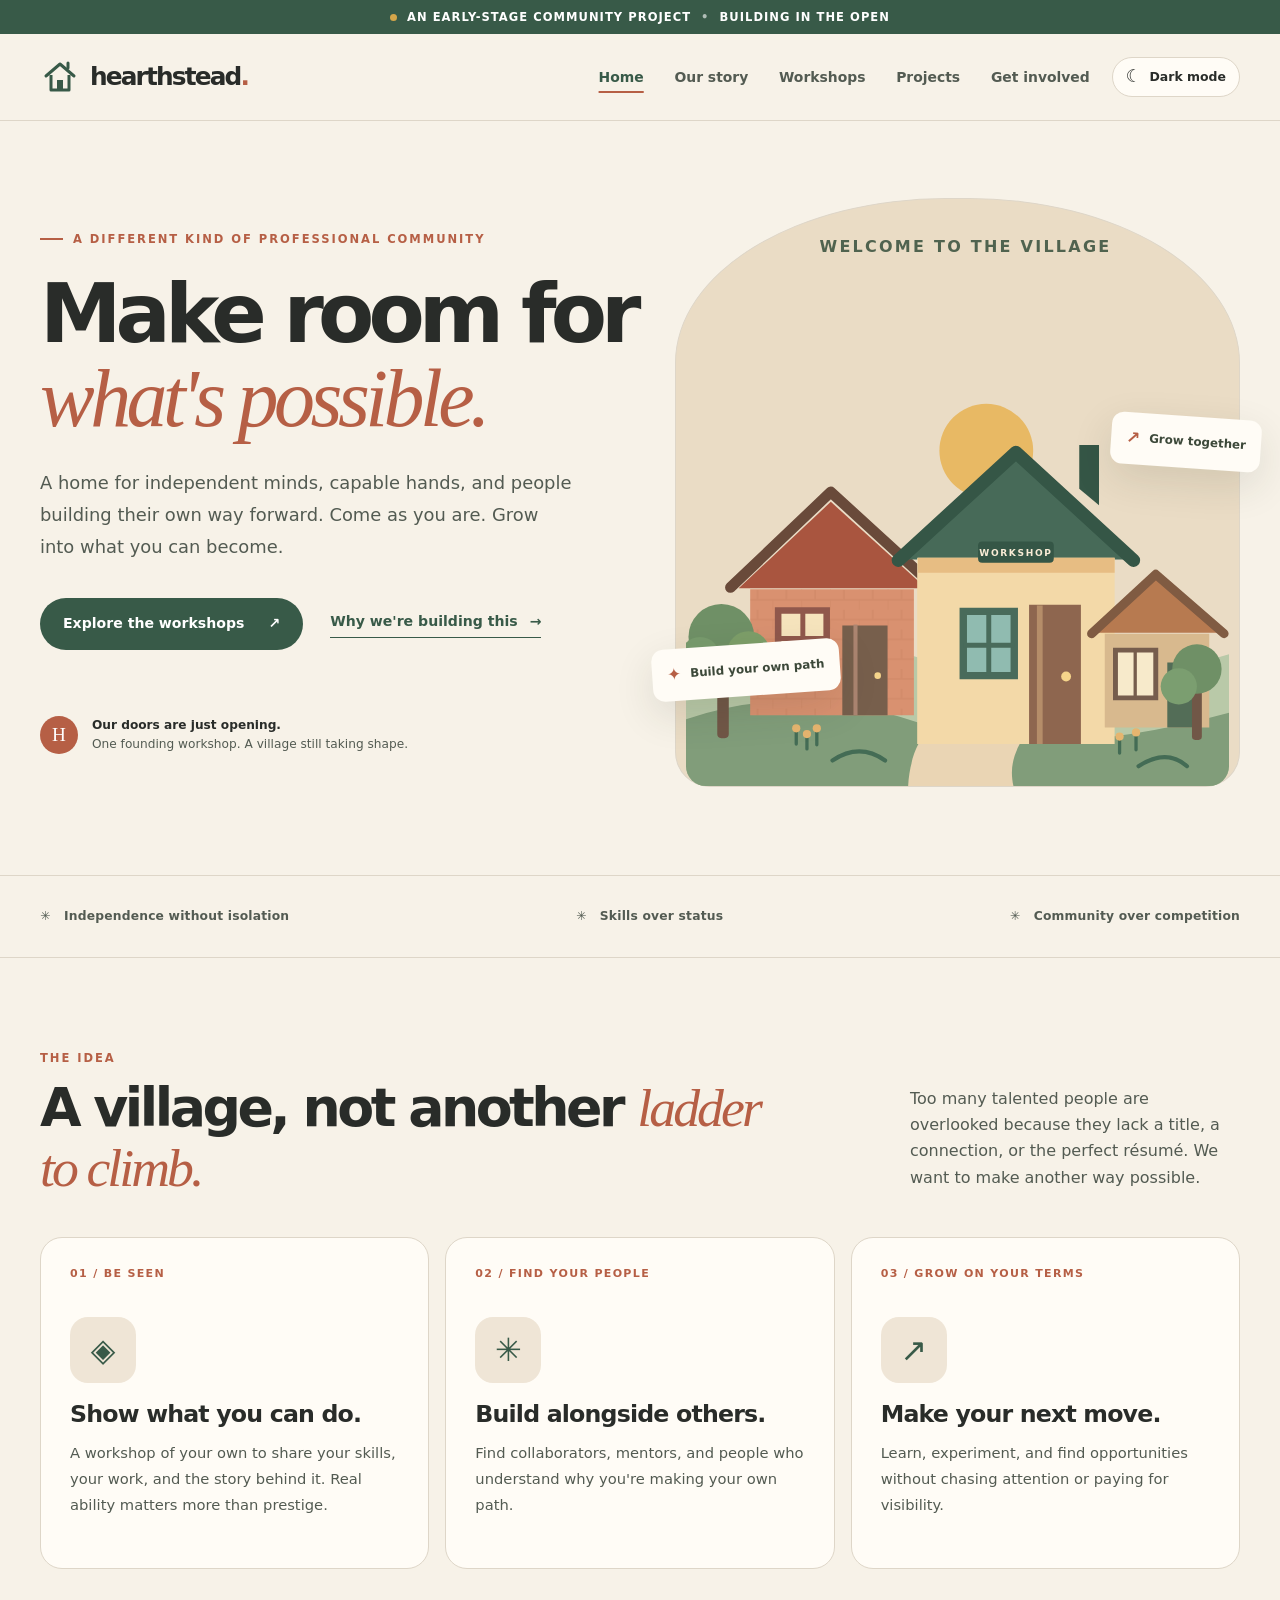
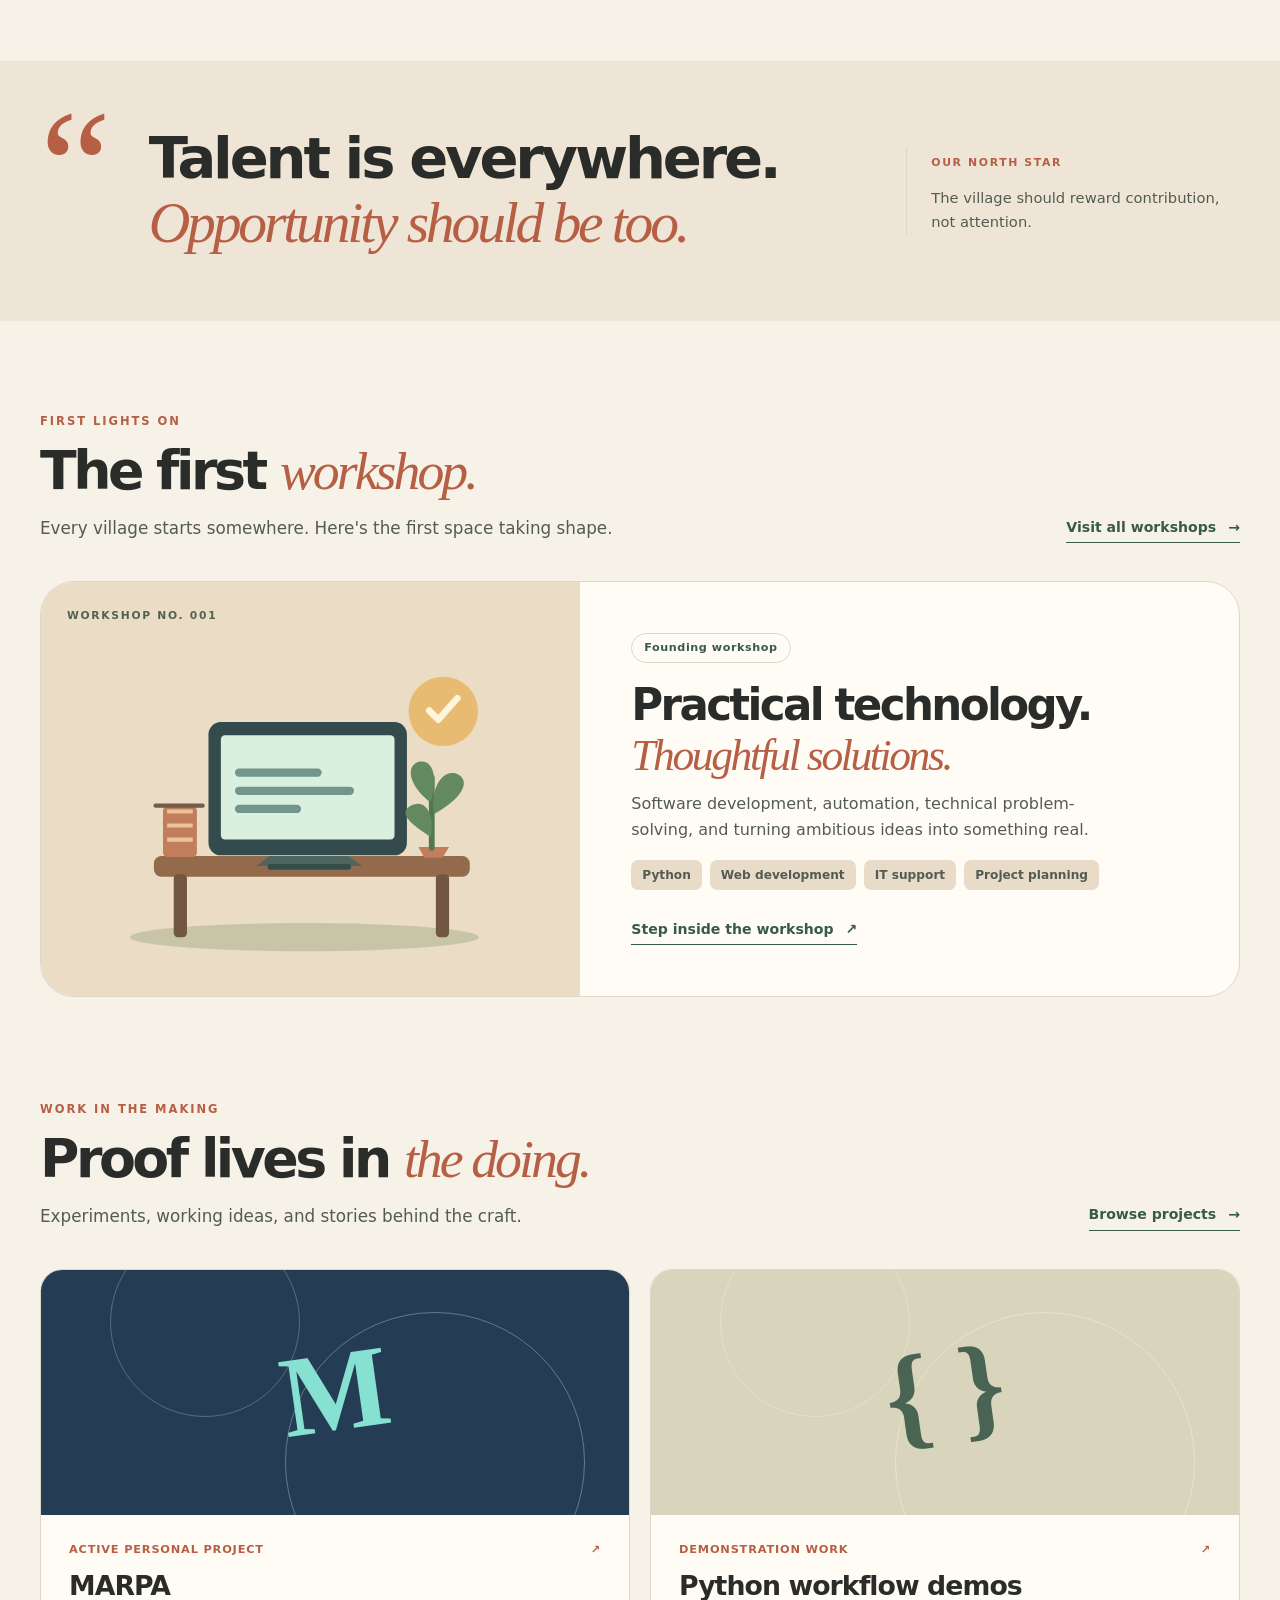
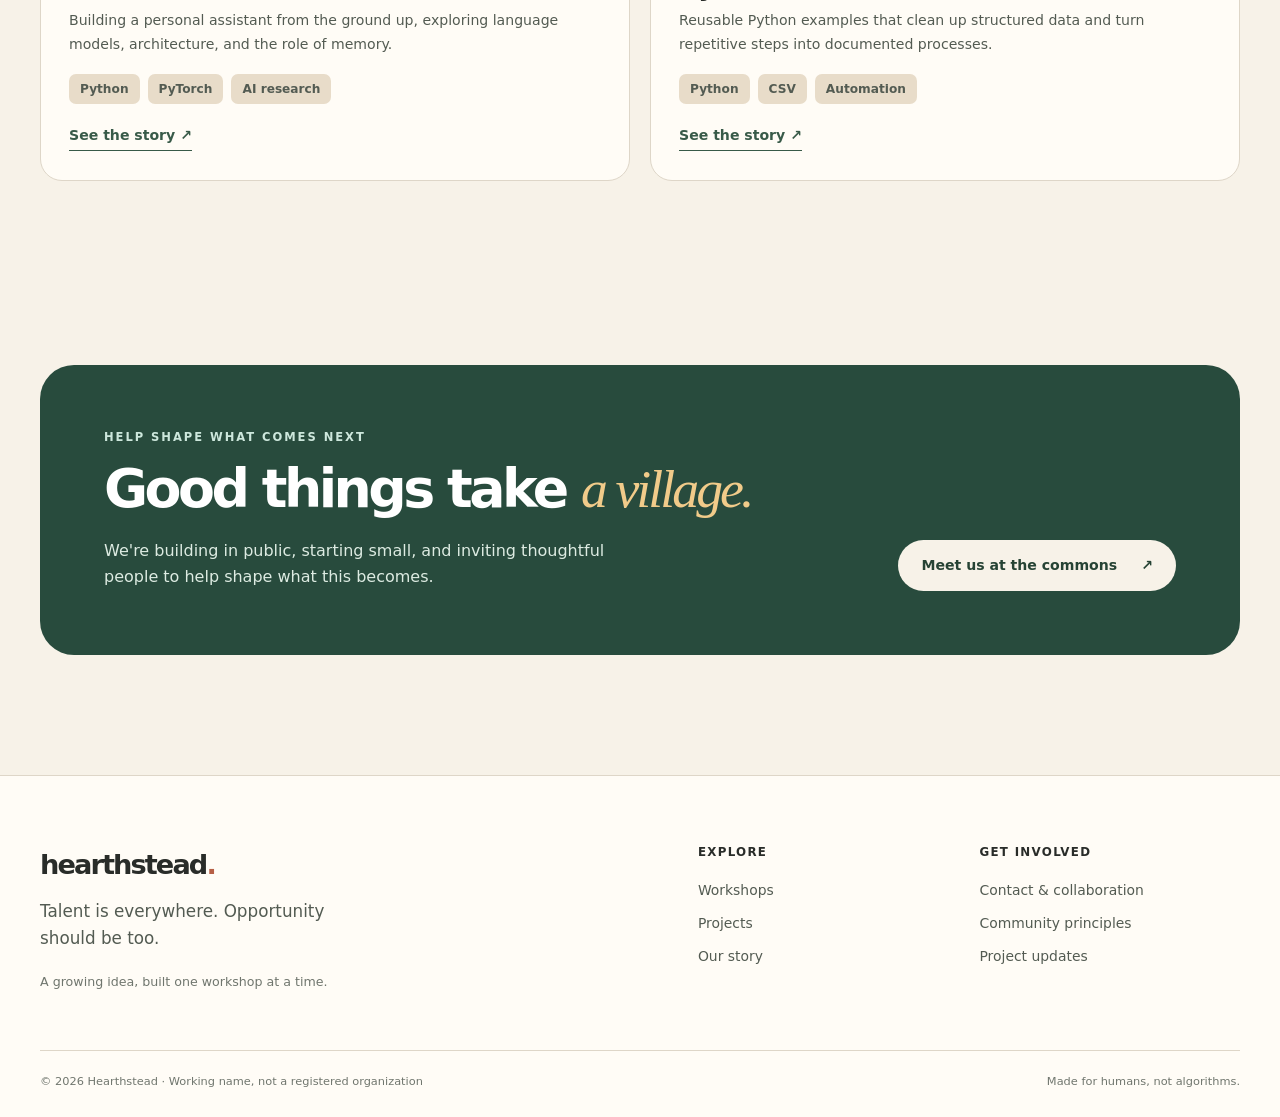
<file: index.html>
<!doctype html>
<html lang="en">
<head>
  <meta charset="utf-8">
  <meta name="viewport" content="width=device-width, initial-scale=1">
  <meta name="description" content="A new kind of professional community where independent people can show their work and grow together.">
  <meta name="theme-color" content="#F7F2E8">
  <title>A village for independent talent | Hearthstead</title>
  <link rel="icon" type="image/svg+xml" href="assets/images/favicon.svg">
  <link rel="stylesheet" href="assets/css/styles.css">
  <!-- Apply the saved theme before CSS paints to prevent a light/dark flash. -->
  <script>
    try {
      const savedTheme = localStorage.getItem('hearthstead-theme');
      if (savedTheme === 'light' || savedTheme === 'dark') {
        document.documentElement.dataset.theme = savedTheme;
      }
    } catch (_) { /* The system theme still works when storage is unavailable. */ }
  </script>
  <script src="assets/js/main.js" defer></script>
  <script src="assets/js/data.js" defer></script>
</head>
<body>
<a class="skip-link" href="#main">Skip to content</a>
<div class="announcement"><span class="announcement-dot" aria-hidden="true"></span> An early-stage community project <span class="announcement-divider" aria-hidden="true">•</span> Building in the open</div>
<header class="site-header">
  <div class="shell header-inner">
    <a href="index.html" class="brand" aria-label="Hearthstead, home">
      <span class="brand-mark" aria-hidden="true"><svg viewBox="0 0 40 40" width="40" height="40" fill="none"><path d="m6 19 14-12 14 12" stroke="currentColor" stroke-width="3" stroke-linecap="round" stroke-linejoin="round"/><path d="M11 18v15h18V18" stroke="currentColor" stroke-width="3" stroke-linejoin="round"/><path d="M17 33V23h6v10" fill="currentColor"/><path d="M28 11V6" stroke="currentColor" stroke-width="3" stroke-linecap="round"/></svg></span>
      <span class="brand-wordmark">hearthstead<span class="brand-period">.</span></span>
    </a>
    <nav id="primary-navigation" class="primary-nav" aria-label="Primary navigation">
          <a href="index.html" aria-current="page">Home</a>
          <a href="about.html">Our story</a>
          <a href="workshops.html">Workshops</a>
          <a href="projects.html">Projects</a>
          <a href="contact.html">Get involved</a>
    </nav>
    <div class="header-actions">
      <button class="theme-switch" type="button" data-theme-toggle aria-label="Switch color theme" title="Switch color theme">
        <span data-theme-icon aria-hidden="true">☾</span><span class="theme-label" data-theme-label>Theme</span>
      </button>
      <button class="menu-toggle" type="button" data-menu-toggle aria-controls="primary-navigation" aria-expanded="false" aria-label="Open navigation menu">
        <span class="menu-bars" aria-hidden="true"><span></span><span></span><span></span></span>
      </button>
    </div>
  </div>
</header>
<main id="main">

<section class="hero shell" aria-labelledby="hero-title">
  <div class="hero-copy">
    <div class="eyebrow"><span class="eyebrow-line"></span> A DIFFERENT KIND OF PROFESSIONAL COMMUNITY</div>
    <h1 id="hero-title">Make room for <em>what's possible.</em></h1>
    <p class="hero-intro">A home for independent minds, capable hands, and people building their own way forward. Come as you are. Grow into what you can become.</p>
    <div class="hero-actions"><a class="button button-primary" href="workshops.html">Explore the workshops <span aria-hidden="true">↗</span></a><a class="text-link" href="about.html">Why we're building this <span aria-hidden="true">→</span></a></div>
    <div class="hero-footnote"><span class="avatar-stamp" aria-hidden="true">H</span><p><strong>Our doors are just opening.</strong><br>One founding workshop. A village still taking shape.</p></div>
  </div>
  <div class="hero-art" aria-label="Illustration of neighboring workshops beneath the sun" role="img">
    <div class="art-topline"><span>WELCOME TO THE VILLAGE</span><span class="art-spark" aria-hidden="true"></span></div>
    <img src="assets/images/village-scene.svg" alt="" width="660" height="550">
    <div class="art-card art-card-left"><span class="art-card-icon" aria-hidden="true">✦</span><span>Build your own path</span></div>
    <div class="art-card art-card-right"><span class="art-card-icon" aria-hidden="true">↗</span><span>Grow together</span></div>
  </div>
</section>
<section class="values-strip" aria-label="Our guiding ideas"><div class="shell values-inner"><span>✳ &nbsp; Independence without isolation</span><span>✳ &nbsp; Skills over status</span><span>✳ &nbsp; Community over competition</span></div></section>
<section class="section shell" aria-labelledby="intro-title"><div class="section-heading"><div><div class="eyebrow">THE IDEA</div><h2 id="intro-title">A village, not another <em>ladder to climb.</em></h2></div><p>Too many talented people are overlooked because they lack a title, a connection, or the perfect résumé. We want to make another way possible.</p></div>
<div class="feature-grid">
 <article class="feature-card"><span class="feature-index">01 / BE SEEN</span><div class="feature-symbol" aria-hidden="true">◈</div><h3>Show what you can do.</h3><p>A workshop of your own to share your skills, your work, and the story behind it. Real ability matters more than prestige.</p></article>
 <article class="feature-card"><span class="feature-index">02 / FIND YOUR PEOPLE</span><div class="feature-symbol" aria-hidden="true">✳</div><h3>Build alongside others.</h3><p>Find collaborators, mentors, and people who understand why you're making your own path.</p></article>
 <article class="feature-card"><span class="feature-index">03 / GROW ON YOUR TERMS</span><div class="feature-symbol" aria-hidden="true">↗</div><h3>Make your next move.</h3><p>Learn, experiment, and find opportunities without chasing attention or paying for visibility.</p></article>
</div></section>
<section class="quote-section"><div class="shell quote-layout"><span class="quote-ornament" aria-hidden="true">“</span><blockquote>Talent is everywhere.<br><em>Opportunity should be too.</em></blockquote><div class="quote-aside"><span>OUR NORTH STAR</span><p>The village should reward contribution, not attention.</p></div></div></section>
<section class="section shell" aria-labelledby="workshop-preview-title"><div class="section-title-row"><div><div class="eyebrow">FIRST LIGHTS ON</div><h2 id="workshop-preview-title">The first <em>workshop.</em></h2><p class="section-subtitle">Every village starts somewhere. Here's the first space taking shape.</p></div><a class="text-link" href="workshops.html">Visit all workshops <span aria-hidden="true">→</span></a></div>
<a href="workshop.html?slug=kevyn-bell" class="featured-workshop"><div class="featured-image"><span class="featured-mini-label">WORKSHOP NO. 001</span><img src="assets/images/workshop-illustration.svg" alt="An illustration of a desk with a laptop and plant" loading="lazy"></div><div class="featured-content"><div class="chip chip-outline">Founding workshop</div><h3>Practical technology.<br><em>Thoughtful solutions.</em></h3><p>Software development, automation, technical problem-solving, and turning ambitious ideas into something real.</p><div class="tag-list"><span>Python</span><span>Web development</span><span>IT support</span><span>Project planning</span></div><span class="text-link">Step inside the workshop <span aria-hidden="true">↗</span></span></div></a>
</section>
<section class="section shell project-teaser" aria-labelledby="project-preview-title"><div class="section-title-row"><div><div class="eyebrow">WORK IN THE MAKING</div><h2 id="project-preview-title">Proof lives in <em>the doing.</em></h2><p class="section-subtitle">Experiments, working ideas, and stories behind the craft.</p></div><a class="text-link" href="projects.html">Browse projects <span aria-hidden="true">→</span></a></div><div class="project-grid" data-projects-preview><div class="loading-message">Loading project stories…</div></div></section>
<section class="shell section"><div class="bottom-cta"><div><div class="eyebrow eyebrow-light">HELP SHAPE WHAT COMES NEXT</div><h2>Good things take <em>a village.</em></h2><p>We're building in public, starting small, and inviting thoughtful people to help shape what this becomes.</p></div><a class="button button-cream" href="contact.html">Meet us at the commons <span aria-hidden="true">↗</span></a></div></section>

</main>
<footer class="site-footer">
  <div class="shell footer-grid">
    <div class="footer-identity">
      <a href="index.html" class="footer-logo">hearthstead<span>.</span></a>
      <p>Talent is everywhere. Opportunity should be too.</p>
      <span class="footer-note">A growing idea, built one workshop at a time.</span>
    </div>
    <div class="footer-links">
      <h2>Explore</h2>
      <a href="workshops.html">Workshops</a>
      <a href="projects.html">Projects</a>
      <a href="about.html">Our story</a>
    </div>
    <div class="footer-links">
      <h2>Get involved</h2>
      <a href="contact.html">Contact & collaboration</a>
      <a href="about.html#principles">Community principles</a>
      <a href="contact.html#updates">Project updates</a>
    </div>
  </div>
  <div class="shell footer-bottom"><span>© <span data-current-year>2026</span> Hearthstead · Working name, not a registered organization</span><span>Made for humans, not algorithms.</span></div>
</footer>
<script src="assets/js/projects.js" defer></script>
</body>
</html>
</file>
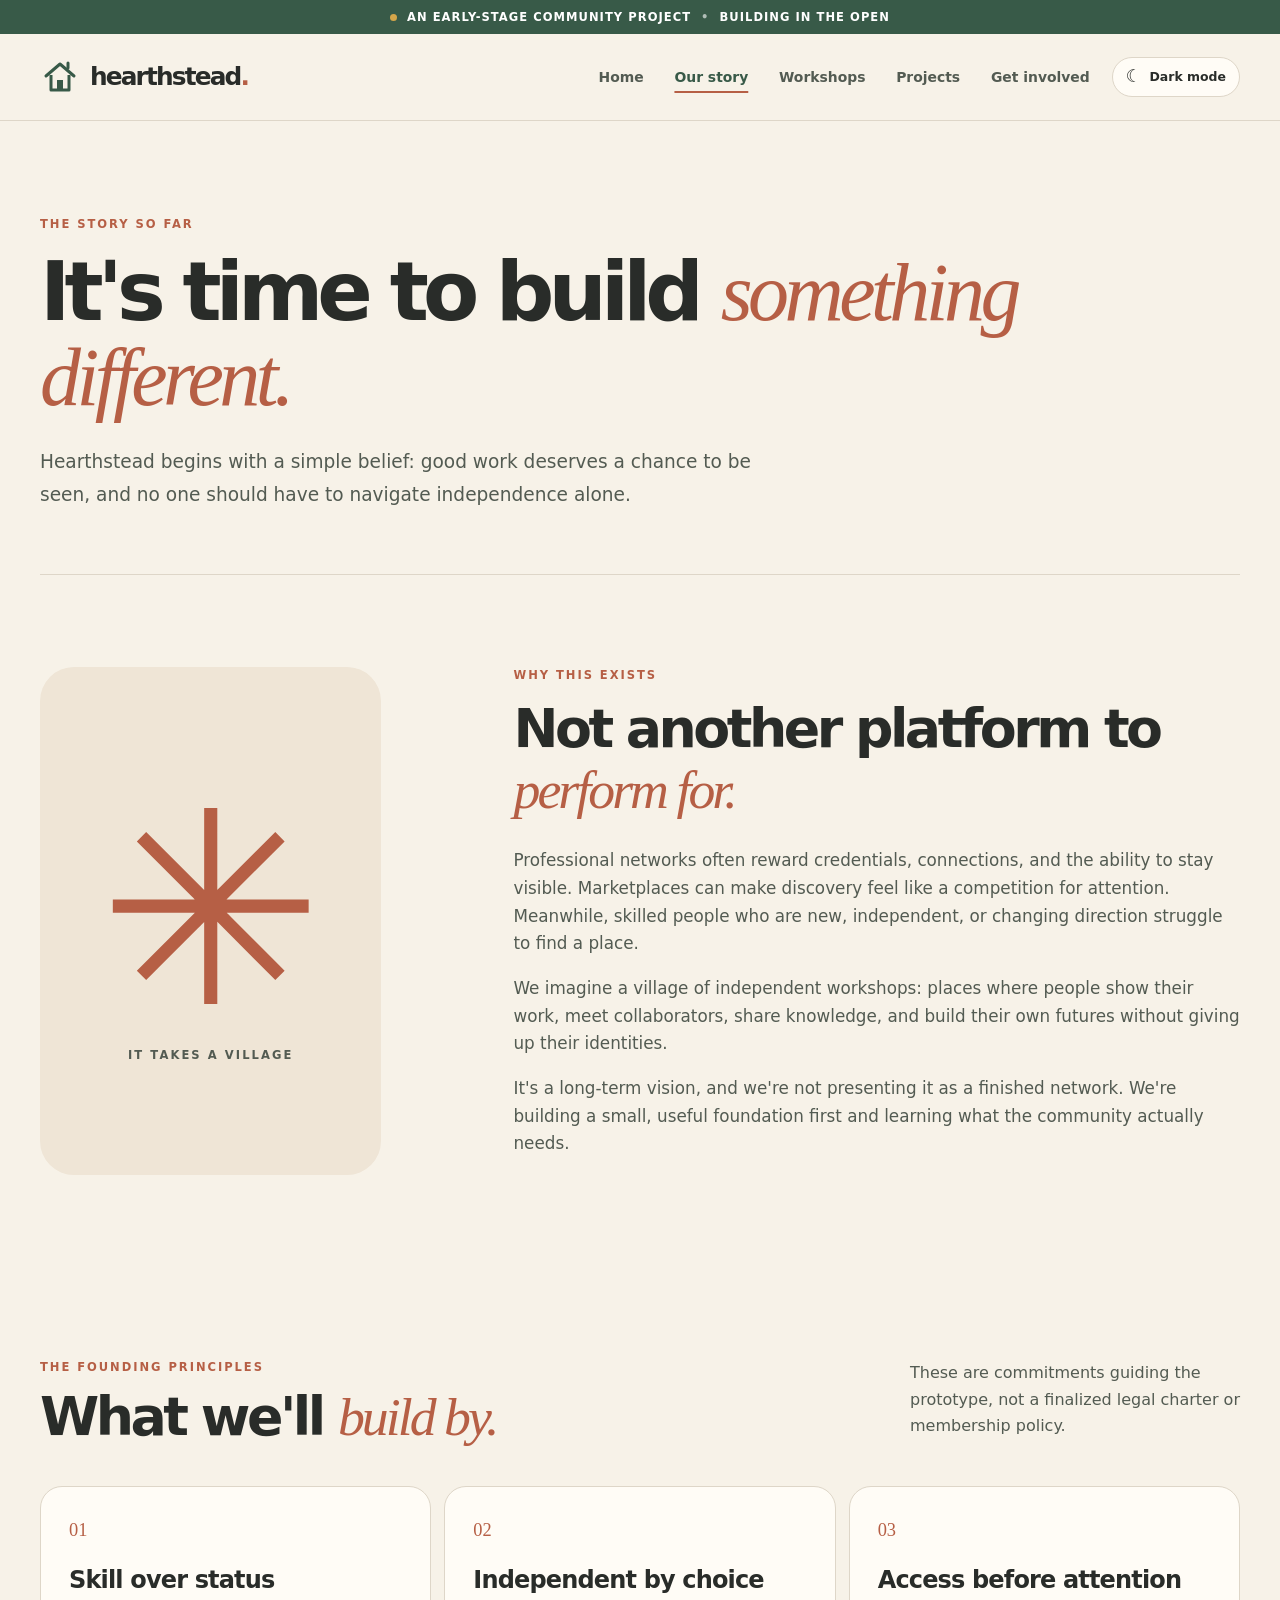
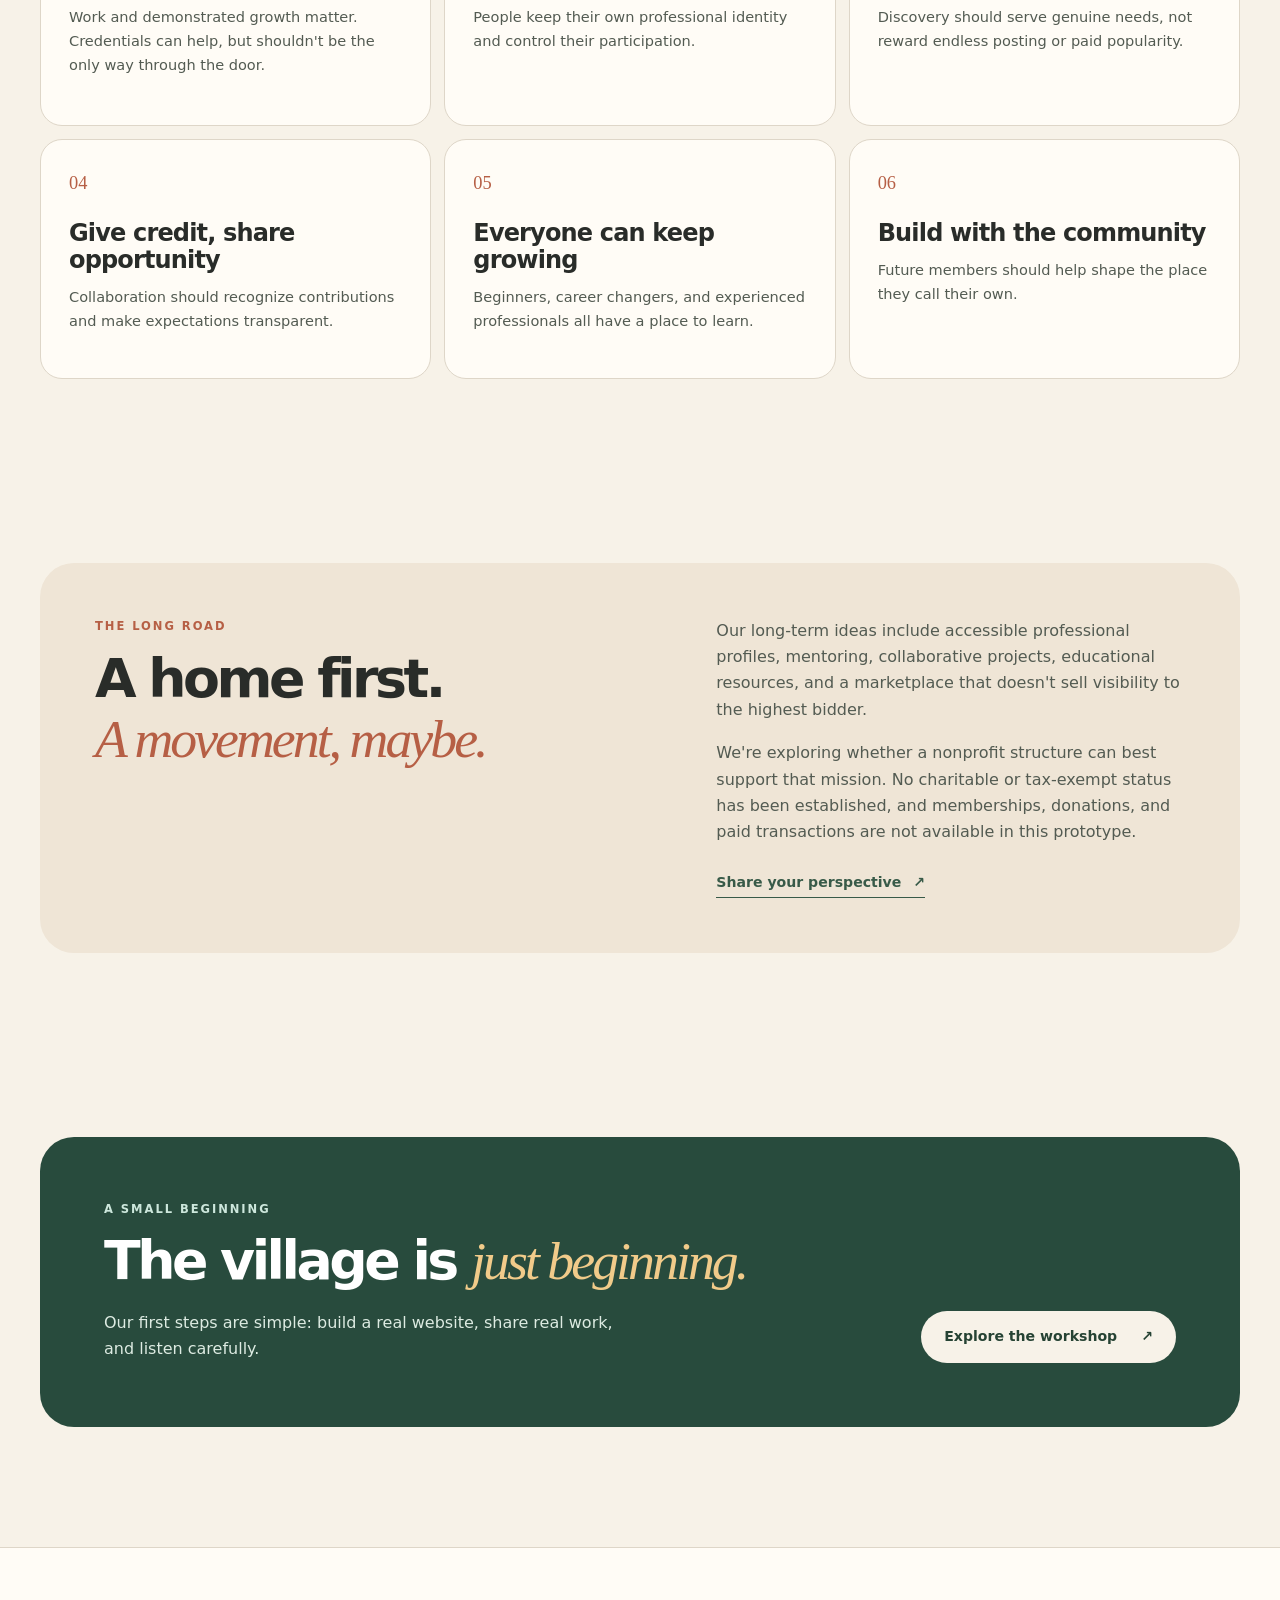
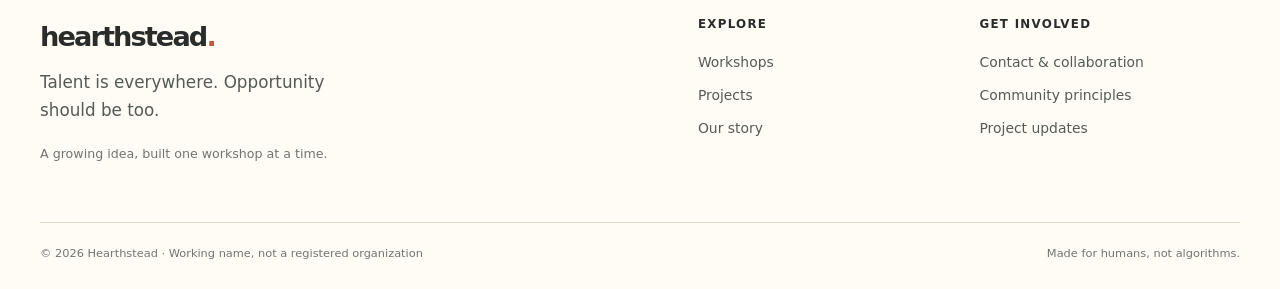
<file: about.html>
<!doctype html>
<html lang="en">
<head>
  <meta charset="utf-8">
  <meta name="viewport" content="width=device-width, initial-scale=1">
  <meta name="description" content="The mission and founding principles behind Hearthstead, an early-stage professional community.">
  <meta name="theme-color" content="#F7F2E8">
  <title>Our Story | Hearthstead</title>
  <link rel="icon" type="image/svg+xml" href="assets/images/favicon.svg">
  <link rel="stylesheet" href="assets/css/styles.css">
  <!-- Apply the saved theme before CSS paints to prevent a light/dark flash. -->
  <script>
    try {
      const savedTheme = localStorage.getItem('hearthstead-theme');
      if (savedTheme === 'light' || savedTheme === 'dark') {
        document.documentElement.dataset.theme = savedTheme;
      }
    } catch (_) { /* The system theme still works when storage is unavailable. */ }
  </script>
  <script src="assets/js/main.js" defer></script>
</head>
<body>
<a class="skip-link" href="#main">Skip to content</a>
<div class="announcement"><span class="announcement-dot" aria-hidden="true"></span> An early-stage community project <span class="announcement-divider" aria-hidden="true">•</span> Building in the open</div>
<header class="site-header">
  <div class="shell header-inner">
    <a href="index.html" class="brand" aria-label="Hearthstead, home">
      <span class="brand-mark" aria-hidden="true"><svg viewBox="0 0 40 40" width="40" height="40" fill="none"><path d="m6 19 14-12 14 12" stroke="currentColor" stroke-width="3" stroke-linecap="round" stroke-linejoin="round"/><path d="M11 18v15h18V18" stroke="currentColor" stroke-width="3" stroke-linejoin="round"/><path d="M17 33V23h6v10" fill="currentColor"/><path d="M28 11V6" stroke="currentColor" stroke-width="3" stroke-linecap="round"/></svg></span>
      <span class="brand-wordmark">hearthstead<span class="brand-period">.</span></span>
    </a>
    <nav id="primary-navigation" class="primary-nav" aria-label="Primary navigation">
          <a href="index.html">Home</a>
          <a href="about.html" aria-current="page">Our story</a>
          <a href="workshops.html">Workshops</a>
          <a href="projects.html">Projects</a>
          <a href="contact.html">Get involved</a>
    </nav>
    <div class="header-actions">
      <button class="theme-switch" type="button" data-theme-toggle aria-label="Switch color theme" title="Switch color theme">
        <span data-theme-icon aria-hidden="true">☾</span><span class="theme-label" data-theme-label>Theme</span>
      </button>
      <button class="menu-toggle" type="button" data-menu-toggle aria-controls="primary-navigation" aria-expanded="false" aria-label="Open navigation menu">
        <span class="menu-bars" aria-hidden="true"><span></span><span></span><span></span></span>
      </button>
    </div>
  </div>
</header>
<main id="main">

<section class="page-hero shell"><div class="eyebrow">THE STORY SO FAR</div><h1>It's time to build <em>something different.</em></h1><p>Hearthstead begins with a simple belief: good work deserves a chance to be seen, and no one should have to navigate independence alone.</p></section>
<section class="section shell two-column editorial-section"><div class="editorial-aside"><span class="big-asterisk" aria-hidden="true">✳</span><span class="vertical-caption">IT TAKES A VILLAGE</span></div><div class="editorial-copy"><div class="eyebrow">WHY THIS EXISTS</div><h2>Not another platform to <em>perform for.</em></h2><p>Professional networks often reward credentials, connections, and the ability to stay visible. Marketplaces can make discovery feel like a competition for attention. Meanwhile, skilled people who are new, independent, or changing direction struggle to find a place.</p><p>We imagine a village of independent workshops: places where people show their work, meet collaborators, share knowledge, and build their own futures without giving up their identities.</p><p>It's a long-term vision, and we're not presenting it as a finished network. We're building a small, useful foundation first and learning what the community actually needs.</p></div></section>
<section class="section shell" id="principles" aria-labelledby="principles-title"><div class="section-heading"><div><div class="eyebrow">THE FOUNDING PRINCIPLES</div><h2 id="principles-title">What we'll <em>build by.</em></h2></div><p>These are commitments guiding the prototype, not a finalized legal charter or membership policy.</p></div>
<div class="principles-grid">
<article><span>01</span><h3>Skill over status</h3><p>Work and demonstrated growth matter. Credentials can help, but shouldn't be the only way through the door.</p></article>
<article><span>02</span><h3>Independent by choice</h3><p>People keep their own professional identity and control their participation.</p></article>
<article><span>03</span><h3>Access before attention</h3><p>Discovery should serve genuine needs, not reward endless posting or paid popularity.</p></article>
<article><span>04</span><h3>Give credit, share opportunity</h3><p>Collaboration should recognize contributions and make expectations transparent.</p></article>
<article><span>05</span><h3>Everyone can keep growing</h3><p>Beginners, career changers, and experienced professionals all have a place to learn.</p></article>
<article><span>06</span><h3>Build with the community</h3><p>Future members should help shape the place they call their own.</p></article>
</div></section>
<section class="section shell"><div class="vision-block"><div><div class="eyebrow">THE LONG ROAD</div><h2>A home first.<br><em>A movement, maybe.</em></h2></div><div><p>Our long-term ideas include accessible professional profiles, mentoring, collaborative projects, educational resources, and a marketplace that doesn't sell visibility to the highest bidder.</p><p>We're exploring whether a nonprofit structure can best support that mission. No charitable or tax-exempt status has been established, and memberships, donations, and paid transactions are not available in this prototype.</p><a href="contact.html" class="text-link">Share your perspective <span aria-hidden="true">↗</span></a></div></div></section>
<section class="shell section"><div class="bottom-cta"><div><div class="eyebrow eyebrow-light">A SMALL BEGINNING</div><h2>The village is <em>just beginning.</em></h2><p>Our first steps are simple: build a real website, share real work, and listen carefully.</p></div><a href="workshops.html" class="button button-cream">Explore the workshop <span aria-hidden="true">↗</span></a></div></section>

</main>
<footer class="site-footer">
  <div class="shell footer-grid">
    <div class="footer-identity">
      <a href="index.html" class="footer-logo">hearthstead<span>.</span></a>
      <p>Talent is everywhere. Opportunity should be too.</p>
      <span class="footer-note">A growing idea, built one workshop at a time.</span>
    </div>
    <div class="footer-links">
      <h2>Explore</h2>
      <a href="workshops.html">Workshops</a>
      <a href="projects.html">Projects</a>
      <a href="about.html">Our story</a>
    </div>
    <div class="footer-links">
      <h2>Get involved</h2>
      <a href="contact.html">Contact & collaboration</a>
      <a href="about.html#principles">Community principles</a>
      <a href="contact.html#updates">Project updates</a>
    </div>
  </div>
  <div class="shell footer-bottom"><span>© <span data-current-year>2026</span> Hearthstead · Working name, not a registered organization</span><span>Made for humans, not algorithms.</span></div>
</footer>
</body>
</html>
</file>
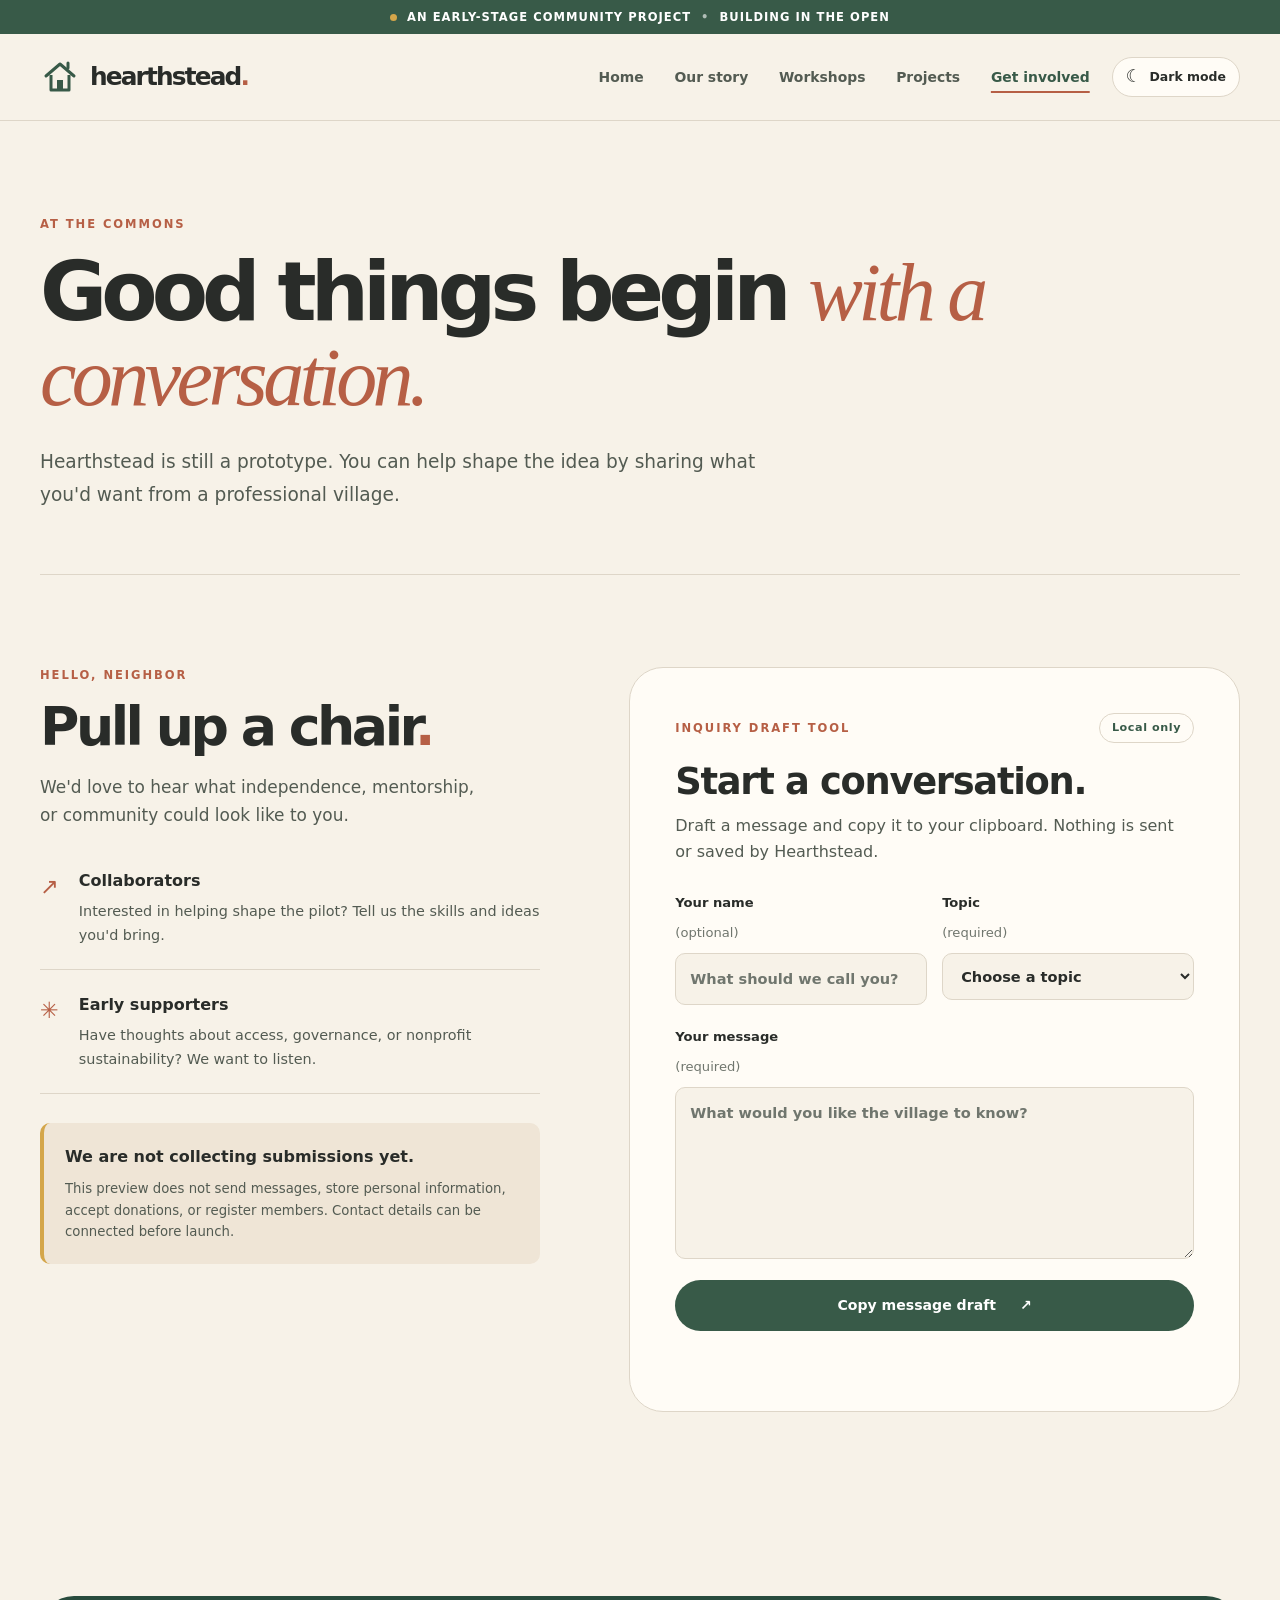
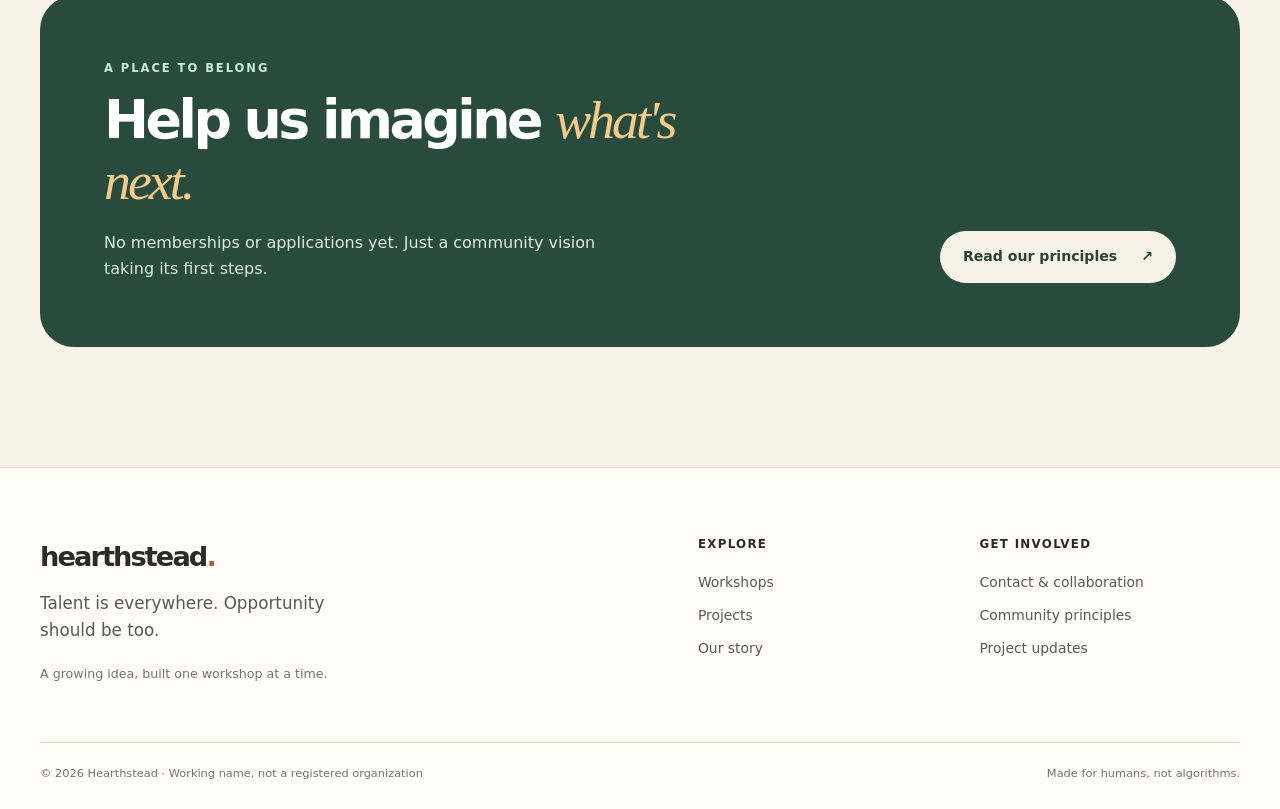
<file: contact.html>
<!doctype html>
<html lang="en">
<head>
  <meta charset="utf-8">
  <meta name="viewport" content="width=device-width, initial-scale=1">
  <meta name="description" content="Help shape Hearthstead, share your ideas, or explore a future collaboration.">
  <meta name="theme-color" content="#F7F2E8">
  <title>Get Involved | Hearthstead</title>
  <link rel="icon" type="image/svg+xml" href="assets/images/favicon.svg">
  <link rel="stylesheet" href="assets/css/styles.css">
  <!-- Apply the saved theme before CSS paints to prevent a light/dark flash. -->
  <script>
    try {
      const savedTheme = localStorage.getItem('hearthstead-theme');
      if (savedTheme === 'light' || savedTheme === 'dark') {
        document.documentElement.dataset.theme = savedTheme;
      }
    } catch (_) { /* The system theme still works when storage is unavailable. */ }
  </script>
  <script src="assets/js/main.js" defer></script>
</head>
<body>
<a class="skip-link" href="#main">Skip to content</a>
<div class="announcement"><span class="announcement-dot" aria-hidden="true"></span> An early-stage community project <span class="announcement-divider" aria-hidden="true">•</span> Building in the open</div>
<header class="site-header">
  <div class="shell header-inner">
    <a href="index.html" class="brand" aria-label="Hearthstead, home">
      <span class="brand-mark" aria-hidden="true"><svg viewBox="0 0 40 40" width="40" height="40" fill="none"><path d="m6 19 14-12 14 12" stroke="currentColor" stroke-width="3" stroke-linecap="round" stroke-linejoin="round"/><path d="M11 18v15h18V18" stroke="currentColor" stroke-width="3" stroke-linejoin="round"/><path d="M17 33V23h6v10" fill="currentColor"/><path d="M28 11V6" stroke="currentColor" stroke-width="3" stroke-linecap="round"/></svg></span>
      <span class="brand-wordmark">hearthstead<span class="brand-period">.</span></span>
    </a>
    <nav id="primary-navigation" class="primary-nav" aria-label="Primary navigation">
          <a href="index.html">Home</a>
          <a href="about.html">Our story</a>
          <a href="workshops.html">Workshops</a>
          <a href="projects.html">Projects</a>
          <a href="contact.html" aria-current="page">Get involved</a>
    </nav>
    <div class="header-actions">
      <button class="theme-switch" type="button" data-theme-toggle aria-label="Switch color theme" title="Switch color theme">
        <span data-theme-icon aria-hidden="true">☾</span><span class="theme-label" data-theme-label>Theme</span>
      </button>
      <button class="menu-toggle" type="button" data-menu-toggle aria-controls="primary-navigation" aria-expanded="false" aria-label="Open navigation menu">
        <span class="menu-bars" aria-hidden="true"><span></span><span></span><span></span></span>
      </button>
    </div>
  </div>
</header>
<main id="main">

<section class="page-hero shell"><div class="eyebrow">AT THE COMMONS</div><h1>Good things begin <em>with a conversation.</em></h1><p>Hearthstead is still a prototype. You can help shape the idea by sharing what you'd want from a professional village.</p></section>
<section class="section shell contact-grid" aria-labelledby="contact-heading"><div class="contact-info"><div class="eyebrow">HELLO, NEIGHBOR</div><h2 id="contact-heading">Pull up a chair<span class="title-period">.</span></h2><p>We'd love to hear what independence, mentorship, or community could look like to you.</p>
<div class="contact-point"><span aria-hidden="true">↗</span><div><strong>Collaborators</strong><p>Interested in helping shape the pilot? Tell us the skills and ideas you'd bring.</p></div></div>
<div class="contact-point"><span aria-hidden="true">✳</span><div><strong>Early supporters</strong><p>Have thoughts about access, governance, or nonprofit sustainability? We want to listen.</p></div></div>
<div class="notice-card" id="updates"><strong>We are not collecting submissions yet.</strong><p>This preview does not send messages, store personal information, accept donations, or register members. Contact details can be connected before launch.</p></div>
</div>
<div class="form-card"><div class="form-top"><span class="eyebrow">INQUIRY DRAFT TOOL</span><span class="chip chip-outline">Local only</span></div><h3>Start a conversation.</h3><p>Draft a message and copy it to your clipboard. Nothing is sent or saved by Hearthstead.</p>
<form id="inquiry-form"><div class="form-row"><label for="inquiry-name">Your name <span>(optional)</span><input id="inquiry-name" name="name" type="text" maxlength="100" autocomplete="name" placeholder="What should we call you?"></label><label for="inquiry-topic">Topic <span>(required)</span><select name="topic" id="inquiry-topic" required><option value="">Choose a topic</option><option value="Collaboration">Collaboration</option><option value="Community feedback">Community feedback</option><option value="Mentorship">Mentorship</option><option value="Other idea">Other idea</option></select></label></div><label for="inquiry-message">Your message <span>(required)</span><textarea id="inquiry-message" name="message" rows="6" required minlength="10" maxlength="3000" placeholder="What would you like the village to know?"></textarea></label><button type="submit" class="button button-primary">Copy message draft <span aria-hidden="true">↗</span></button><p class="form-feedback" data-form-feedback role="status" aria-live="polite"></p></form>
</div></section>
<section class="shell section"><div class="bottom-cta"><div><div class="eyebrow eyebrow-light">A PLACE TO BELONG</div><h2>Help us imagine <em>what's next.</em></h2><p>No memberships or applications yet. Just a community vision taking its first steps.</p></div><a href="about.html#principles" class="button button-cream">Read our principles <span aria-hidden="true">↗</span></a></div></section>

</main>
<footer class="site-footer">
  <div class="shell footer-grid">
    <div class="footer-identity">
      <a href="index.html" class="footer-logo">hearthstead<span>.</span></a>
      <p>Talent is everywhere. Opportunity should be too.</p>
      <span class="footer-note">A growing idea, built one workshop at a time.</span>
    </div>
    <div class="footer-links">
      <h2>Explore</h2>
      <a href="workshops.html">Workshops</a>
      <a href="projects.html">Projects</a>
      <a href="about.html">Our story</a>
    </div>
    <div class="footer-links">
      <h2>Get involved</h2>
      <a href="contact.html">Contact & collaboration</a>
      <a href="about.html#principles">Community principles</a>
      <a href="contact.html#updates">Project updates</a>
    </div>
  </div>
  <div class="shell footer-bottom"><span>© <span data-current-year>2026</span> Hearthstead · Working name, not a registered organization</span><span>Made for humans, not algorithms.</span></div>
</footer>
<script src="assets/js/contact.js" defer></script>
</body>
</html>
</file>
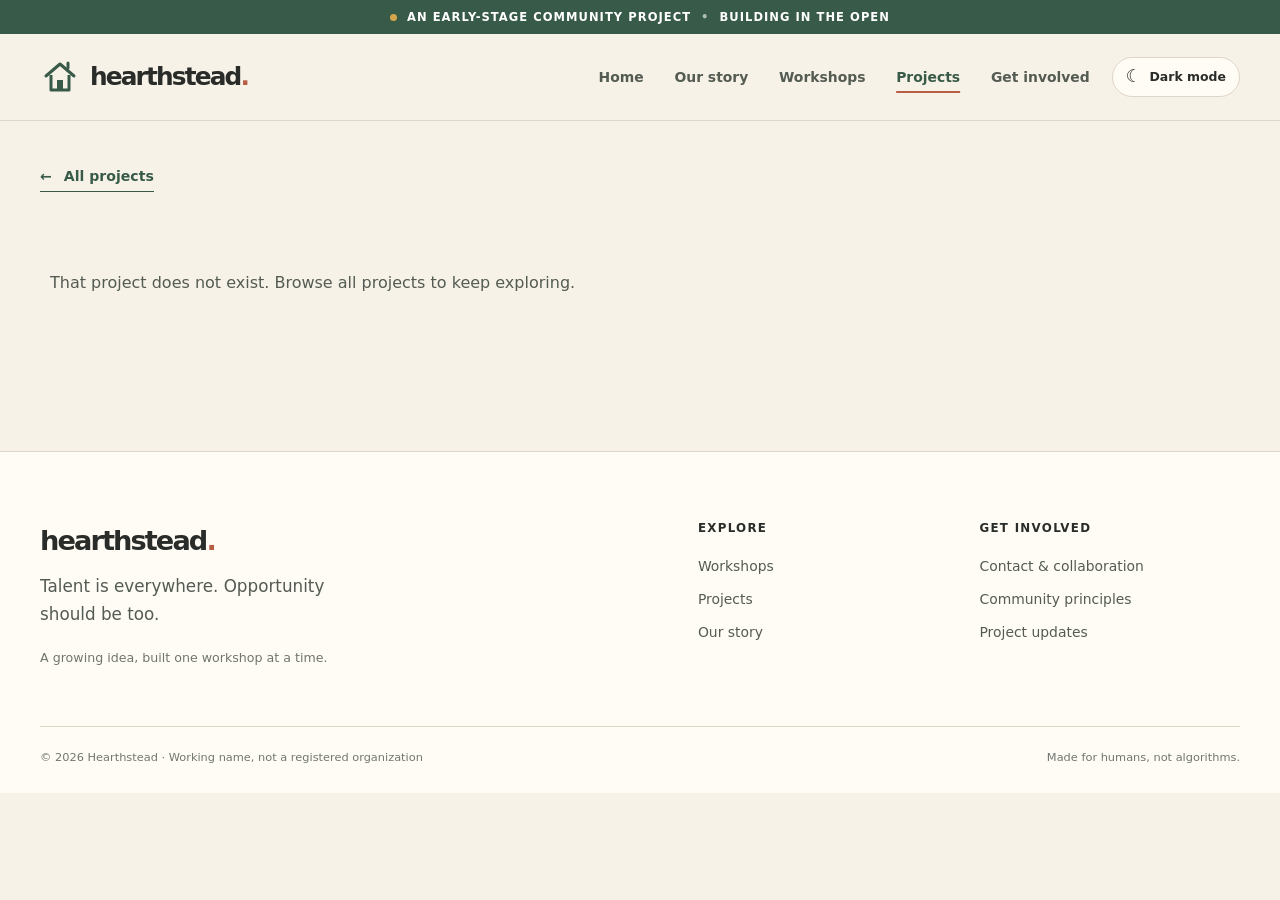
<file: project.html>
<!doctype html>
<html lang="en">
<head>
  <meta charset="utf-8">
  <meta name="viewport" content="width=device-width, initial-scale=1">
  <meta name="description" content="Read about a project from the Hearthstead workshops.">
  <meta name="theme-color" content="#F7F2E8">
  <title>Project Story | Hearthstead</title>
  <link rel="icon" type="image/svg+xml" href="assets/images/favicon.svg">
  <link rel="stylesheet" href="assets/css/styles.css">
  <!-- Apply the saved theme before CSS paints to prevent a light/dark flash. -->
  <script>
    try {
      const savedTheme = localStorage.getItem('hearthstead-theme');
      if (savedTheme === 'light' || savedTheme === 'dark') {
        document.documentElement.dataset.theme = savedTheme;
      }
    } catch (_) { /* The system theme still works when storage is unavailable. */ }
  </script>
  <script src="assets/js/main.js" defer></script>
  <script src="assets/js/data.js" defer></script>
</head>
<body>
<a class="skip-link" href="#main">Skip to content</a>
<div class="announcement"><span class="announcement-dot" aria-hidden="true"></span> An early-stage community project <span class="announcement-divider" aria-hidden="true">•</span> Building in the open</div>
<header class="site-header">
  <div class="shell header-inner">
    <a href="index.html" class="brand" aria-label="Hearthstead, home">
      <span class="brand-mark" aria-hidden="true"><svg viewBox="0 0 40 40" width="40" height="40" fill="none"><path d="m6 19 14-12 14 12" stroke="currentColor" stroke-width="3" stroke-linecap="round" stroke-linejoin="round"/><path d="M11 18v15h18V18" stroke="currentColor" stroke-width="3" stroke-linejoin="round"/><path d="M17 33V23h6v10" fill="currentColor"/><path d="M28 11V6" stroke="currentColor" stroke-width="3" stroke-linecap="round"/></svg></span>
      <span class="brand-wordmark">hearthstead<span class="brand-period">.</span></span>
    </a>
    <nav id="primary-navigation" class="primary-nav" aria-label="Primary navigation">
          <a href="index.html">Home</a>
          <a href="about.html">Our story</a>
          <a href="workshops.html">Workshops</a>
          <a href="projects.html" aria-current="page">Projects</a>
          <a href="contact.html">Get involved</a>
    </nav>
    <div class="header-actions">
      <button class="theme-switch" type="button" data-theme-toggle aria-label="Switch color theme" title="Switch color theme">
        <span data-theme-icon aria-hidden="true">☾</span><span class="theme-label" data-theme-label>Theme</span>
      </button>
      <button class="menu-toggle" type="button" data-menu-toggle aria-controls="primary-navigation" aria-expanded="false" aria-label="Open navigation menu">
        <span class="menu-bars" aria-hidden="true"><span></span><span></span><span></span></span>
      </button>
    </div>
  </div>
</header>
<main id="main">

<section class="shell detail-back"><a href="projects.html" class="text-link"><span aria-hidden="true">←</span> All projects</a></section>
<section class="shell project-detail" data-project-detail><div class="loading-message">Opening the project…</div></section>

</main>
<footer class="site-footer">
  <div class="shell footer-grid">
    <div class="footer-identity">
      <a href="index.html" class="footer-logo">hearthstead<span>.</span></a>
      <p>Talent is everywhere. Opportunity should be too.</p>
      <span class="footer-note">A growing idea, built one workshop at a time.</span>
    </div>
    <div class="footer-links">
      <h2>Explore</h2>
      <a href="workshops.html">Workshops</a>
      <a href="projects.html">Projects</a>
      <a href="about.html">Our story</a>
    </div>
    <div class="footer-links">
      <h2>Get involved</h2>
      <a href="contact.html">Contact & collaboration</a>
      <a href="about.html#principles">Community principles</a>
      <a href="contact.html#updates">Project updates</a>
    </div>
  </div>
  <div class="shell footer-bottom"><span>© <span data-current-year>2026</span> Hearthstead · Working name, not a registered organization</span><span>Made for humans, not algorithms.</span></div>
</footer>
<script src="assets/js/projects.js" defer></script>
</body>
</html>
</file>
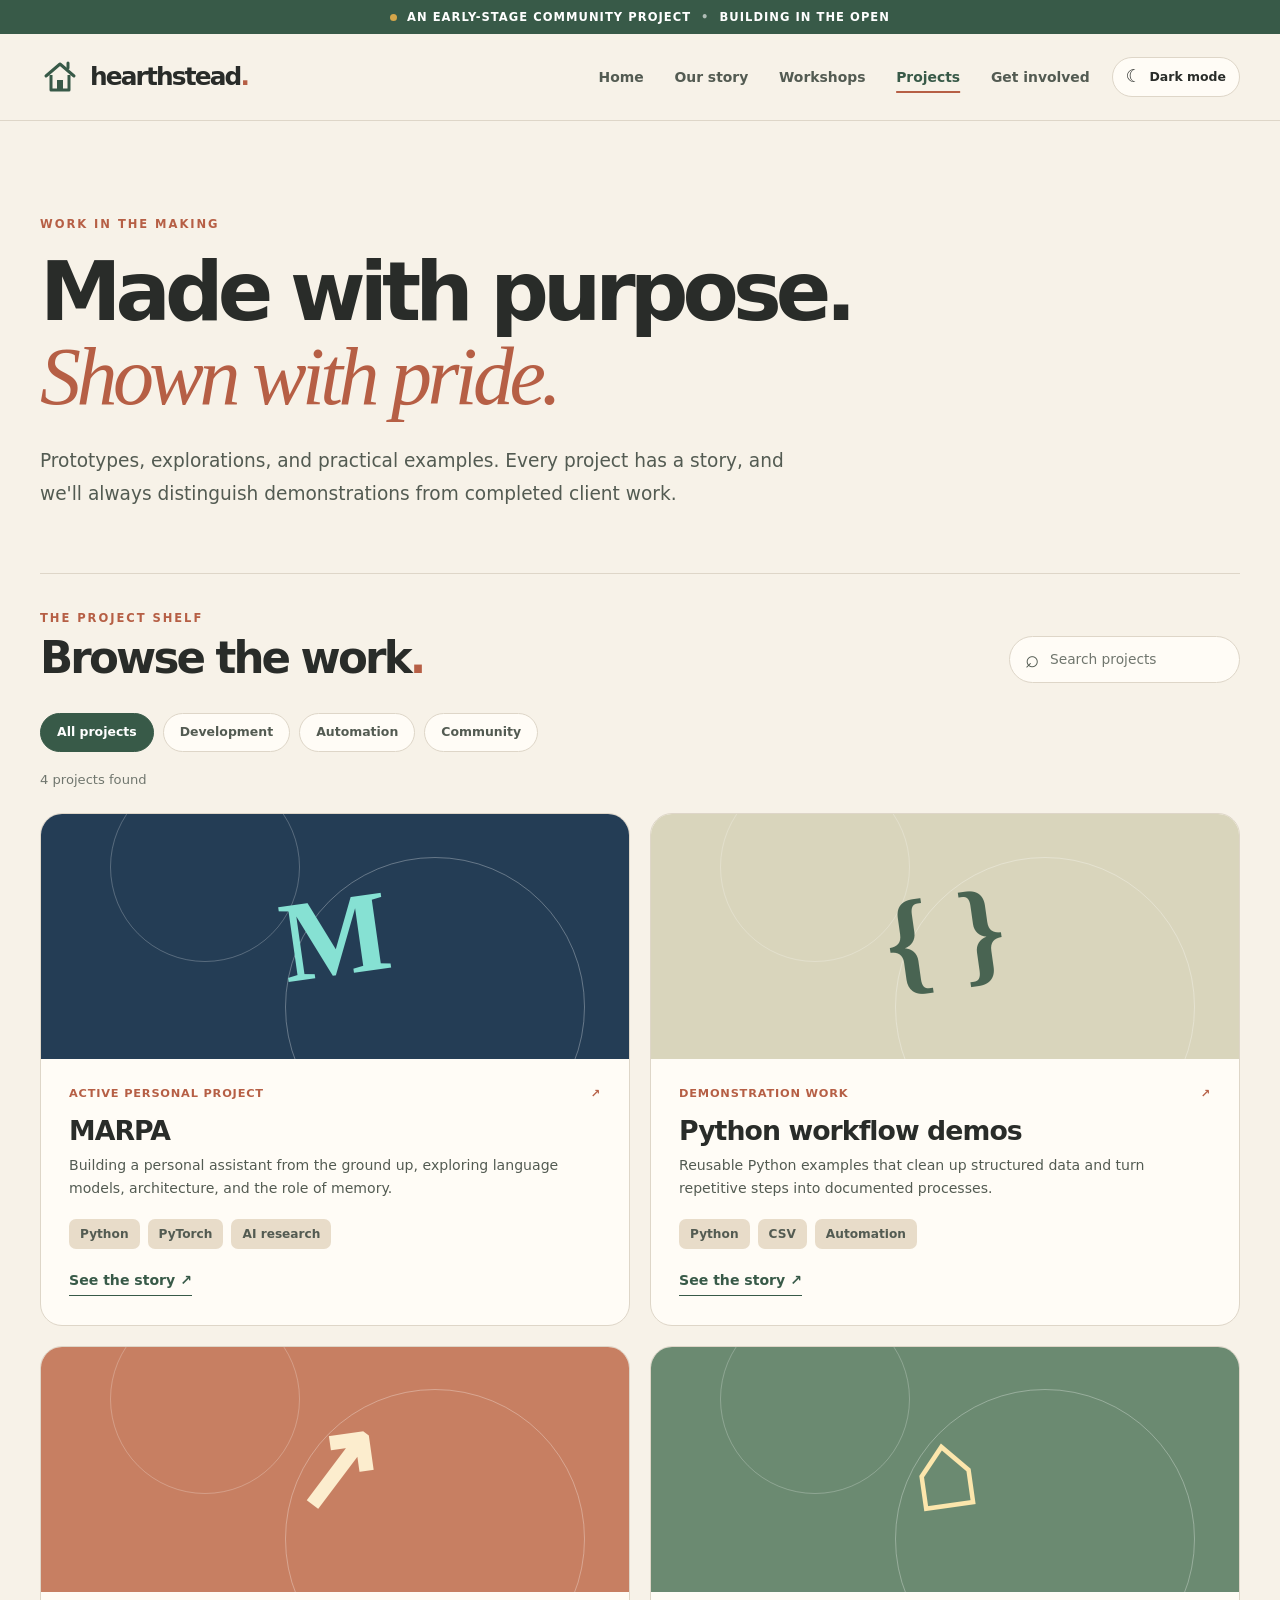
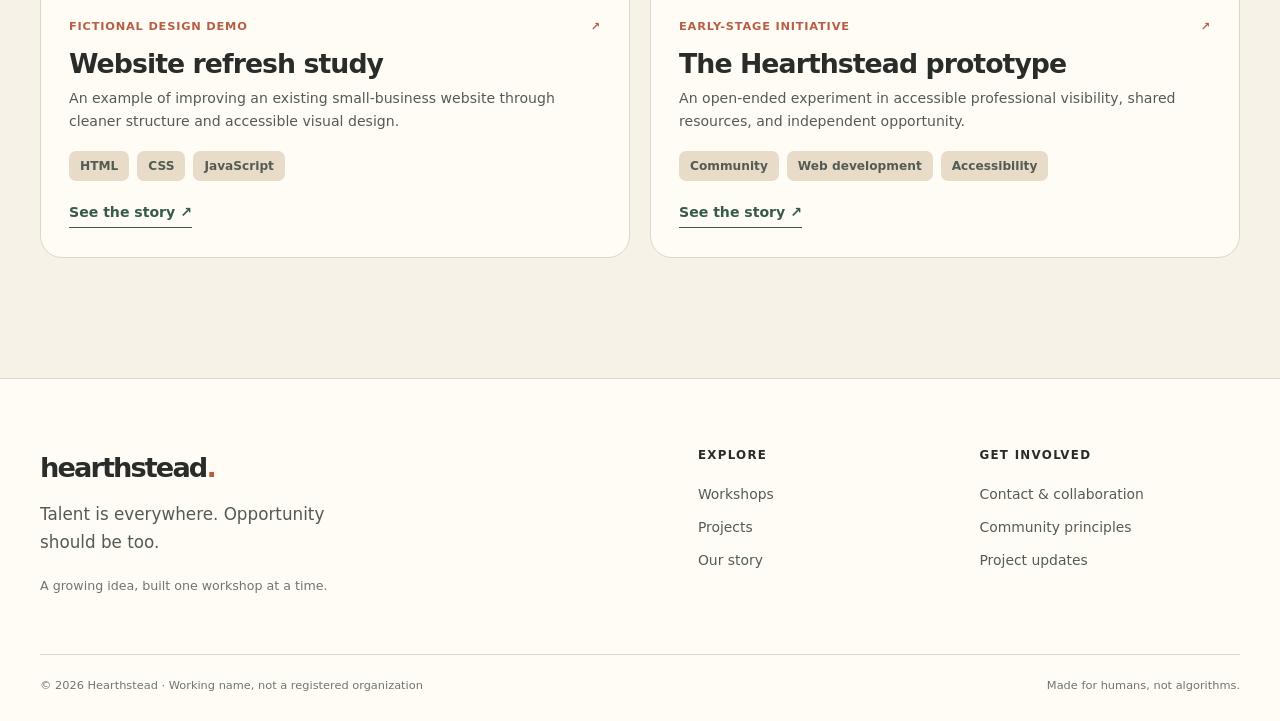
<file: projects.html>
<!doctype html>
<html lang="en">
<head>
  <meta charset="utf-8">
  <meta name="viewport" content="width=device-width, initial-scale=1">
  <meta name="description" content="Explore experiments, practical demos, and the projects shaping the Hearthstead vision.">
  <meta name="theme-color" content="#F7F2E8">
  <title>Projects | Hearthstead</title>
  <link rel="icon" type="image/svg+xml" href="assets/images/favicon.svg">
  <link rel="stylesheet" href="assets/css/styles.css">
  <!-- Apply the saved theme before CSS paints to prevent a light/dark flash. -->
  <script>
    try {
      const savedTheme = localStorage.getItem('hearthstead-theme');
      if (savedTheme === 'light' || savedTheme === 'dark') {
        document.documentElement.dataset.theme = savedTheme;
      }
    } catch (_) { /* The system theme still works when storage is unavailable. */ }
  </script>
  <script src="assets/js/main.js" defer></script>
  <script src="assets/js/data.js" defer></script>
</head>
<body>
<a class="skip-link" href="#main">Skip to content</a>
<div class="announcement"><span class="announcement-dot" aria-hidden="true"></span> An early-stage community project <span class="announcement-divider" aria-hidden="true">•</span> Building in the open</div>
<header class="site-header">
  <div class="shell header-inner">
    <a href="index.html" class="brand" aria-label="Hearthstead, home">
      <span class="brand-mark" aria-hidden="true"><svg viewBox="0 0 40 40" width="40" height="40" fill="none"><path d="m6 19 14-12 14 12" stroke="currentColor" stroke-width="3" stroke-linecap="round" stroke-linejoin="round"/><path d="M11 18v15h18V18" stroke="currentColor" stroke-width="3" stroke-linejoin="round"/><path d="M17 33V23h6v10" fill="currentColor"/><path d="M28 11V6" stroke="currentColor" stroke-width="3" stroke-linecap="round"/></svg></span>
      <span class="brand-wordmark">hearthstead<span class="brand-period">.</span></span>
    </a>
    <nav id="primary-navigation" class="primary-nav" aria-label="Primary navigation">
          <a href="index.html">Home</a>
          <a href="about.html">Our story</a>
          <a href="workshops.html">Workshops</a>
          <a href="projects.html" aria-current="page">Projects</a>
          <a href="contact.html">Get involved</a>
    </nav>
    <div class="header-actions">
      <button class="theme-switch" type="button" data-theme-toggle aria-label="Switch color theme" title="Switch color theme">
        <span data-theme-icon aria-hidden="true">☾</span><span class="theme-label" data-theme-label>Theme</span>
      </button>
      <button class="menu-toggle" type="button" data-menu-toggle aria-controls="primary-navigation" aria-expanded="false" aria-label="Open navigation menu">
        <span class="menu-bars" aria-hidden="true"><span></span><span></span><span></span></span>
      </button>
    </div>
  </div>
</header>
<main id="main">

<section class="page-hero shell"><div class="eyebrow">WORK IN THE MAKING</div><h1>Made with purpose. <em>Shown with pride.</em></h1><p>Prototypes, explorations, and practical examples. Every project has a story, and we'll always distinguish demonstrations from completed client work.</p></section>
<section class="shell section section-tight" aria-labelledby="projects-heading"><div class="directory-tools"><div><div class="eyebrow">THE PROJECT SHELF</div><h2 id="projects-heading">Browse the work<span class="title-period">.</span></h2></div><div class="directory-controls"><label class="search-box"><span class="visually-hidden">Search projects</span><span aria-hidden="true">⌕</span><input type="search" id="project-search" placeholder="Search projects" autocomplete="off"></label></div></div>
<div class="filter-row" data-project-filters role="group" aria-label="Filter projects"><button class="filter-chip is-active" data-filter="all" aria-pressed="true" type="button">All projects</button><button class="filter-chip" data-filter="development" aria-pressed="false" type="button">Development</button><button class="filter-chip" data-filter="automation" aria-pressed="false" type="button">Automation</button><button class="filter-chip" data-filter="community" aria-pressed="false" type="button">Community</button></div>
<p class="directory-count" data-project-count aria-live="polite">Loading projects…</p><div class="project-grid" data-project-list aria-live="polite"></div>
<div class="empty-state" data-project-empty hidden><span aria-hidden="true">⌁</span><h3>Nothing on that shelf yet.</h3><p>Try another search or category.</p><button class="button button-secondary" data-project-reset type="button">Clear filters</button></div>
</section>

</main>
<footer class="site-footer">
  <div class="shell footer-grid">
    <div class="footer-identity">
      <a href="index.html" class="footer-logo">hearthstead<span>.</span></a>
      <p>Talent is everywhere. Opportunity should be too.</p>
      <span class="footer-note">A growing idea, built one workshop at a time.</span>
    </div>
    <div class="footer-links">
      <h2>Explore</h2>
      <a href="workshops.html">Workshops</a>
      <a href="projects.html">Projects</a>
      <a href="about.html">Our story</a>
    </div>
    <div class="footer-links">
      <h2>Get involved</h2>
      <a href="contact.html">Contact & collaboration</a>
      <a href="about.html#principles">Community principles</a>
      <a href="contact.html#updates">Project updates</a>
    </div>
  </div>
  <div class="shell footer-bottom"><span>© <span data-current-year>2026</span> Hearthstead · Working name, not a registered organization</span><span>Made for humans, not algorithms.</span></div>
</footer>
<script src="assets/js/projects.js" defer></script>
</body>
</html>
</file>
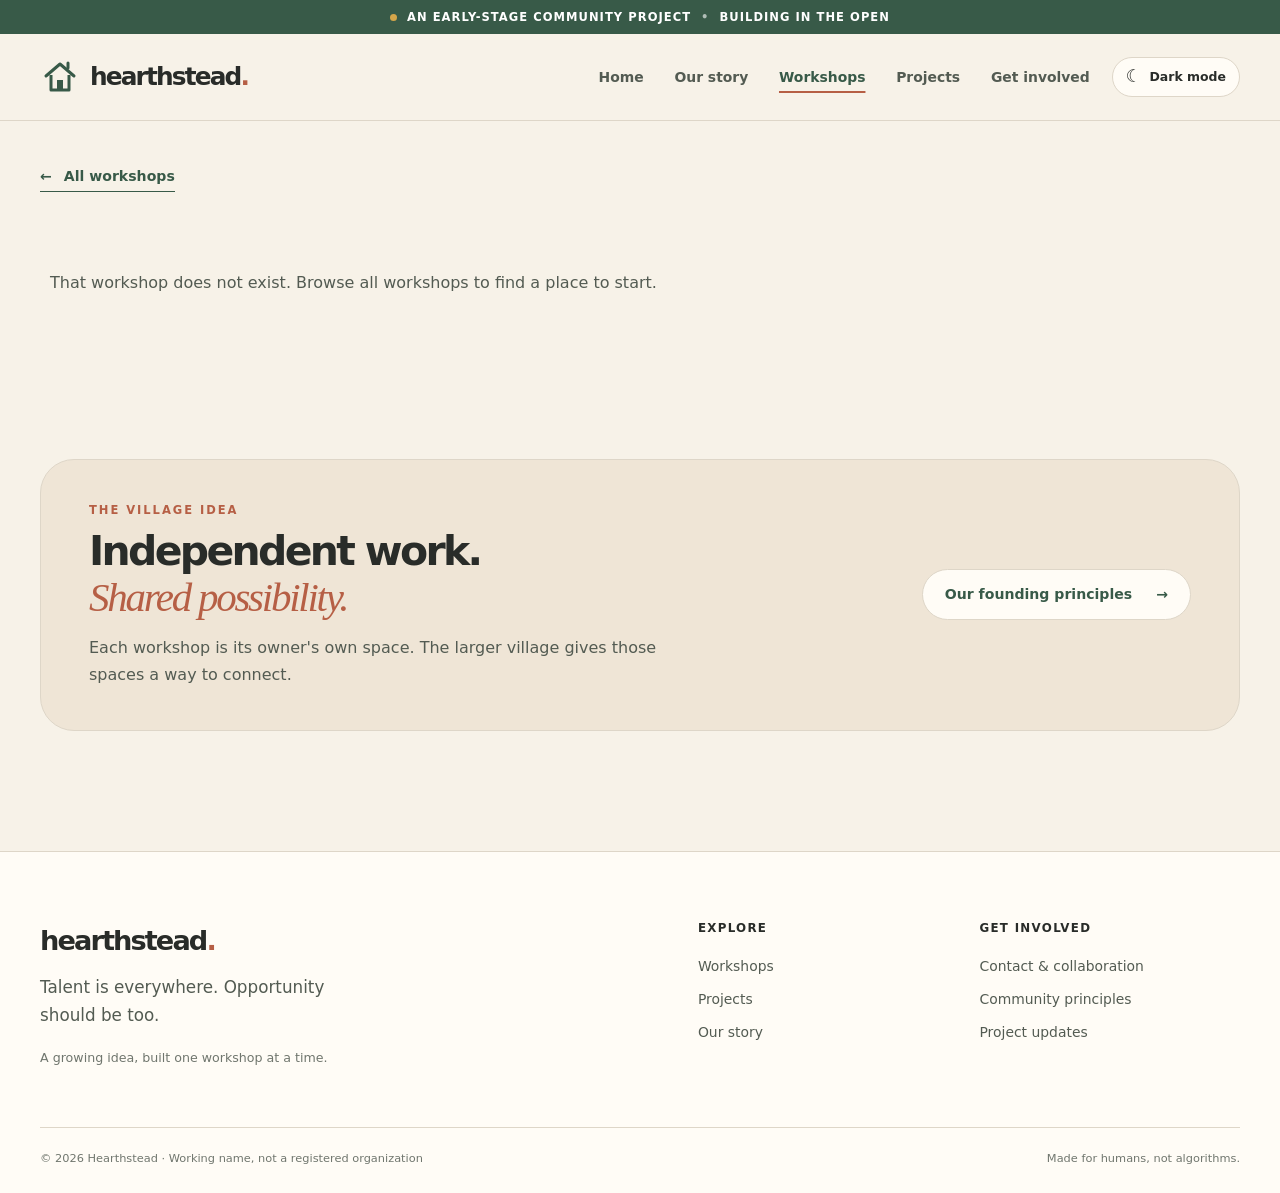
<file: workshop.html>
<!doctype html>
<html lang="en">
<head>
  <meta charset="utf-8">
  <meta name="viewport" content="width=device-width, initial-scale=1">
  <meta name="description" content="Meet an independent professional in the Hearthstead community.">
  <meta name="theme-color" content="#F7F2E8">
  <title>Workshop Profile | Hearthstead</title>
  <link rel="icon" type="image/svg+xml" href="assets/images/favicon.svg">
  <link rel="stylesheet" href="assets/css/styles.css">
  <!-- Apply the saved theme before CSS paints to prevent a light/dark flash. -->
  <script>
    try {
      const savedTheme = localStorage.getItem('hearthstead-theme');
      if (savedTheme === 'light' || savedTheme === 'dark') {
        document.documentElement.dataset.theme = savedTheme;
      }
    } catch (_) { /* The system theme still works when storage is unavailable. */ }
  </script>
  <script src="assets/js/main.js" defer></script>
  <script src="assets/js/data.js" defer></script>
</head>
<body>
<a class="skip-link" href="#main">Skip to content</a>
<div class="announcement"><span class="announcement-dot" aria-hidden="true"></span> An early-stage community project <span class="announcement-divider" aria-hidden="true">•</span> Building in the open</div>
<header class="site-header">
  <div class="shell header-inner">
    <a href="index.html" class="brand" aria-label="Hearthstead, home">
      <span class="brand-mark" aria-hidden="true"><svg viewBox="0 0 40 40" width="40" height="40" fill="none"><path d="m6 19 14-12 14 12" stroke="currentColor" stroke-width="3" stroke-linecap="round" stroke-linejoin="round"/><path d="M11 18v15h18V18" stroke="currentColor" stroke-width="3" stroke-linejoin="round"/><path d="M17 33V23h6v10" fill="currentColor"/><path d="M28 11V6" stroke="currentColor" stroke-width="3" stroke-linecap="round"/></svg></span>
      <span class="brand-wordmark">hearthstead<span class="brand-period">.</span></span>
    </a>
    <nav id="primary-navigation" class="primary-nav" aria-label="Primary navigation">
          <a href="index.html">Home</a>
          <a href="about.html">Our story</a>
          <a href="workshops.html" aria-current="page">Workshops</a>
          <a href="projects.html">Projects</a>
          <a href="contact.html">Get involved</a>
    </nav>
    <div class="header-actions">
      <button class="theme-switch" type="button" data-theme-toggle aria-label="Switch color theme" title="Switch color theme">
        <span data-theme-icon aria-hidden="true">☾</span><span class="theme-label" data-theme-label>Theme</span>
      </button>
      <button class="menu-toggle" type="button" data-menu-toggle aria-controls="primary-navigation" aria-expanded="false" aria-label="Open navigation menu">
        <span class="menu-bars" aria-hidden="true"><span></span><span></span><span></span></span>
      </button>
    </div>
  </div>
</header>
<main id="main">

<section class="shell detail-back"><a href="workshops.html" class="text-link"><span aria-hidden="true">←</span> All workshops</a></section>
<section class="shell profile-detail" data-workshop-detail><div class="loading-message">Opening the workshop…</div></section>
<section class="shell section section-tight"><div class="quiet-panel"><div><div class="eyebrow">THE VILLAGE IDEA</div><h2>Independent work.<br><em>Shared possibility.</em></h2><p>Each workshop is its owner's own space. The larger village gives those spaces a way to connect.</p></div><a href="about.html" class="button button-secondary">Our founding principles <span aria-hidden="true">→</span></a></div></section>

</main>
<footer class="site-footer">
  <div class="shell footer-grid">
    <div class="footer-identity">
      <a href="index.html" class="footer-logo">hearthstead<span>.</span></a>
      <p>Talent is everywhere. Opportunity should be too.</p>
      <span class="footer-note">A growing idea, built one workshop at a time.</span>
    </div>
    <div class="footer-links">
      <h2>Explore</h2>
      <a href="workshops.html">Workshops</a>
      <a href="projects.html">Projects</a>
      <a href="about.html">Our story</a>
    </div>
    <div class="footer-links">
      <h2>Get involved</h2>
      <a href="contact.html">Contact & collaboration</a>
      <a href="about.html#principles">Community principles</a>
      <a href="contact.html#updates">Project updates</a>
    </div>
  </div>
  <div class="shell footer-bottom"><span>© <span data-current-year>2026</span> Hearthstead · Working name, not a registered organization</span><span>Made for humans, not algorithms.</span></div>
</footer>
<script src="assets/js/workshops.js" defer></script>
</body>
</html>
</file>
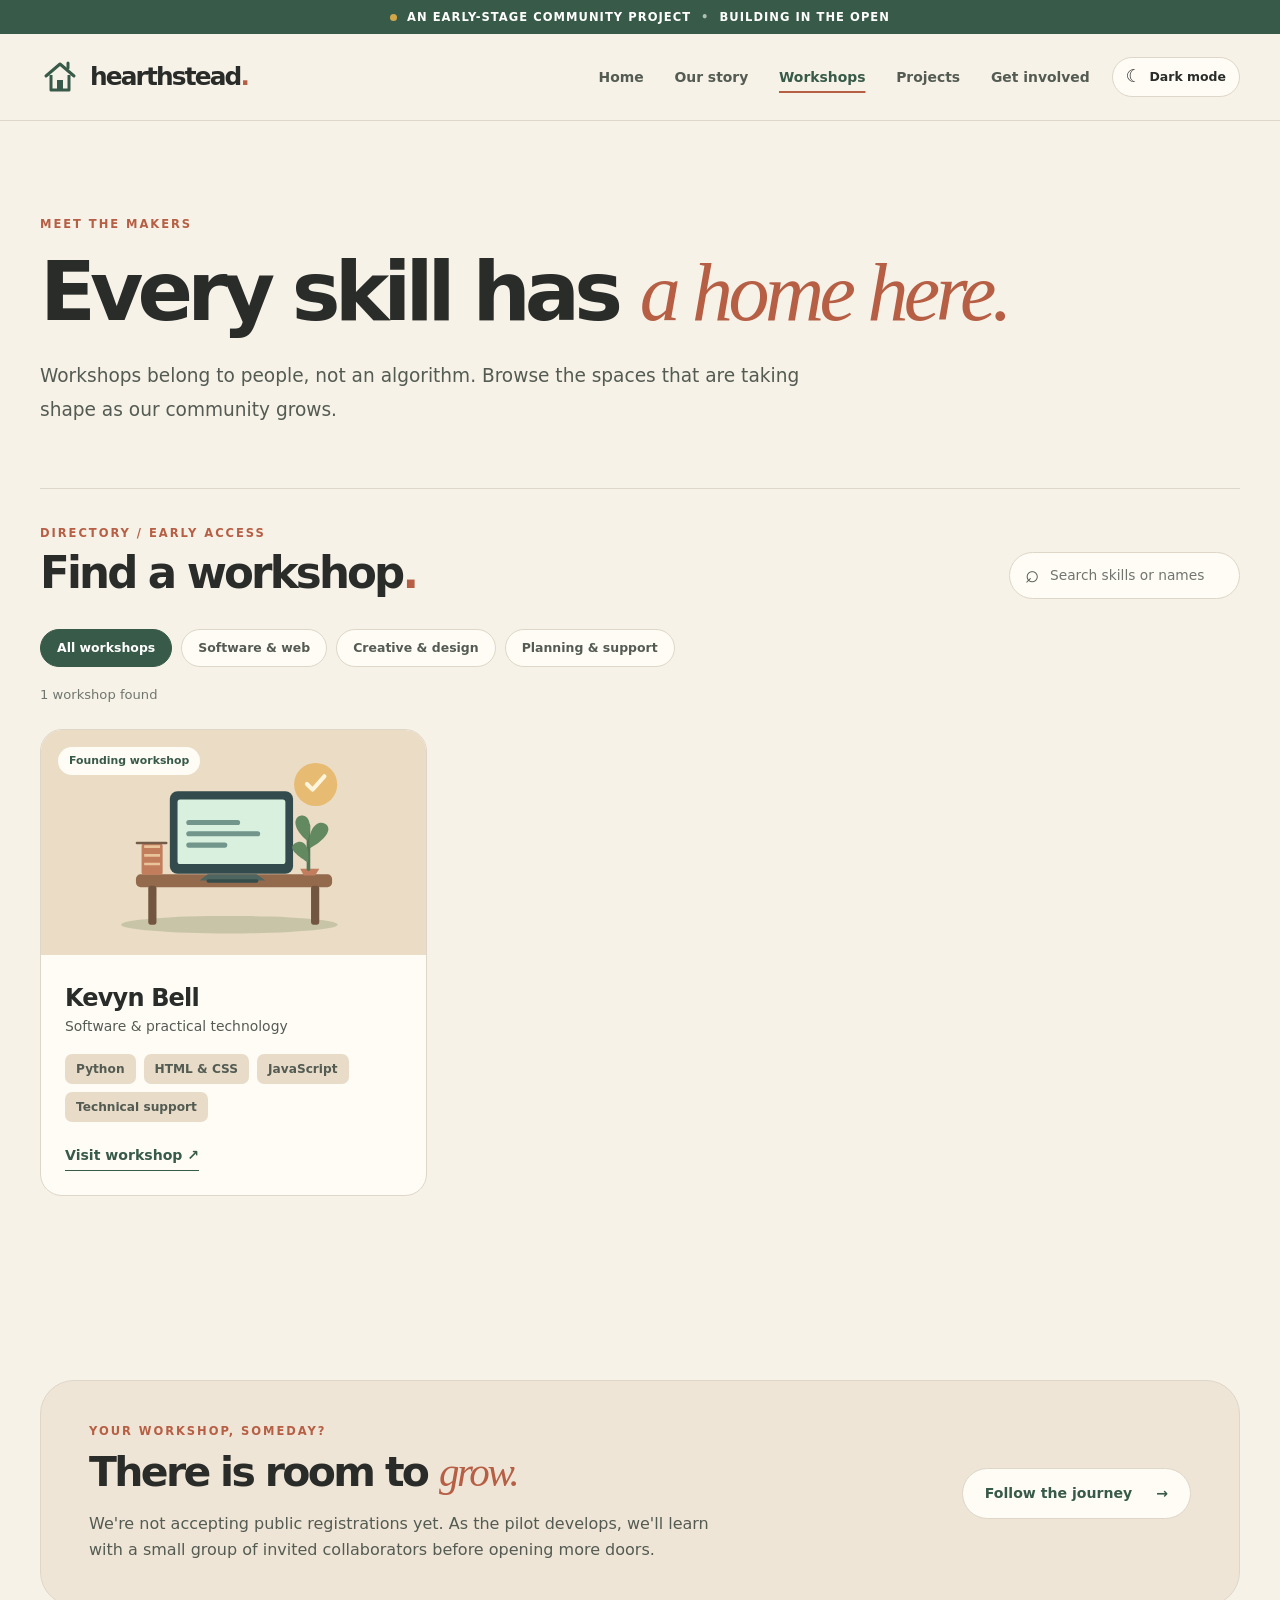
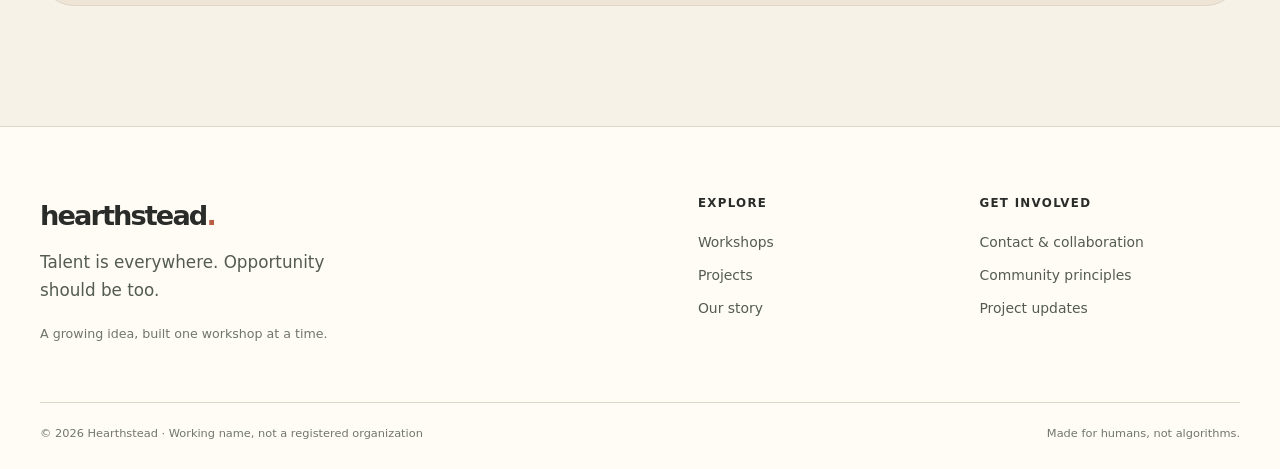
<file: workshops.html>
<!doctype html>
<html lang="en">
<head>
  <meta charset="utf-8">
  <meta name="viewport" content="width=device-width, initial-scale=1">
  <meta name="description" content="Explore the workshops and practical skills of the people building Hearthstead.">
  <meta name="theme-color" content="#F7F2E8">
  <title>Workshops | Hearthstead</title>
  <link rel="icon" type="image/svg+xml" href="assets/images/favicon.svg">
  <link rel="stylesheet" href="assets/css/styles.css">
  <!-- Apply the saved theme before CSS paints to prevent a light/dark flash. -->
  <script>
    try {
      const savedTheme = localStorage.getItem('hearthstead-theme');
      if (savedTheme === 'light' || savedTheme === 'dark') {
        document.documentElement.dataset.theme = savedTheme;
      }
    } catch (_) { /* The system theme still works when storage is unavailable. */ }
  </script>
  <script src="assets/js/main.js" defer></script>
  <script src="assets/js/data.js" defer></script>
</head>
<body>
<a class="skip-link" href="#main">Skip to content</a>
<div class="announcement"><span class="announcement-dot" aria-hidden="true"></span> An early-stage community project <span class="announcement-divider" aria-hidden="true">•</span> Building in the open</div>
<header class="site-header">
  <div class="shell header-inner">
    <a href="index.html" class="brand" aria-label="Hearthstead, home">
      <span class="brand-mark" aria-hidden="true"><svg viewBox="0 0 40 40" width="40" height="40" fill="none"><path d="m6 19 14-12 14 12" stroke="currentColor" stroke-width="3" stroke-linecap="round" stroke-linejoin="round"/><path d="M11 18v15h18V18" stroke="currentColor" stroke-width="3" stroke-linejoin="round"/><path d="M17 33V23h6v10" fill="currentColor"/><path d="M28 11V6" stroke="currentColor" stroke-width="3" stroke-linecap="round"/></svg></span>
      <span class="brand-wordmark">hearthstead<span class="brand-period">.</span></span>
    </a>
    <nav id="primary-navigation" class="primary-nav" aria-label="Primary navigation">
          <a href="index.html">Home</a>
          <a href="about.html">Our story</a>
          <a href="workshops.html" aria-current="page">Workshops</a>
          <a href="projects.html">Projects</a>
          <a href="contact.html">Get involved</a>
    </nav>
    <div class="header-actions">
      <button class="theme-switch" type="button" data-theme-toggle aria-label="Switch color theme" title="Switch color theme">
        <span data-theme-icon aria-hidden="true">☾</span><span class="theme-label" data-theme-label>Theme</span>
      </button>
      <button class="menu-toggle" type="button" data-menu-toggle aria-controls="primary-navigation" aria-expanded="false" aria-label="Open navigation menu">
        <span class="menu-bars" aria-hidden="true"><span></span><span></span><span></span></span>
      </button>
    </div>
  </div>
</header>
<main id="main">

<section class="page-hero shell"><div class="eyebrow">MEET THE MAKERS</div><h1>Every skill has <em>a home here.</em></h1><p>Workshops belong to people, not an algorithm. Browse the spaces that are taking shape as our community grows.</p></section>
<section class="shell section section-tight" aria-labelledby="directory-title"><div class="directory-tools"><div><div class="eyebrow">DIRECTORY / EARLY ACCESS</div><h2 id="directory-title">Find a workshop<span class="title-period">.</span></h2></div><div class="directory-controls"><label class="search-box"><span class="visually-hidden">Search workshops by name or skill</span><span aria-hidden="true">⌕</span><input id="workshop-search" type="search" placeholder="Search skills or names" autocomplete="off"></label></div></div>
<div class="filter-row" role="group" aria-label="Filter workshops by specialty" data-workshop-filters><button class="filter-chip is-active" type="button" data-filter="all" aria-pressed="true">All workshops</button><button class="filter-chip" type="button" data-filter="software" aria-pressed="false">Software & web</button><button class="filter-chip" type="button" data-filter="creative" aria-pressed="false">Creative & design</button><button class="filter-chip" type="button" data-filter="planning" aria-pressed="false">Planning & support</button></div>
<p class="directory-count" data-workshop-count aria-live="polite">Loading workshops…</p>
<div class="workshop-grid" data-workshop-list aria-live="polite"></div>
<div class="empty-state" data-workshop-empty hidden><span aria-hidden="true">⌁</span><h3>No workshops match just yet.</h3><p>Try a different search or specialty. Our directory is only getting started.</p><button class="button button-secondary" type="button" data-workshop-reset>Clear filters</button></div>
</section>
<section class="shell section"><div class="quiet-panel"><div><div class="eyebrow">YOUR WORKSHOP, SOMEDAY?</div><h2>There is room to <em>grow.</em></h2><p>We're not accepting public registrations yet. As the pilot develops, we'll learn with a small group of invited collaborators before opening more doors.</p></div><a href="contact.html" class="button button-secondary">Follow the journey <span aria-hidden="true">→</span></a></div></section>

</main>
<footer class="site-footer">
  <div class="shell footer-grid">
    <div class="footer-identity">
      <a href="index.html" class="footer-logo">hearthstead<span>.</span></a>
      <p>Talent is everywhere. Opportunity should be too.</p>
      <span class="footer-note">A growing idea, built one workshop at a time.</span>
    </div>
    <div class="footer-links">
      <h2>Explore</h2>
      <a href="workshops.html">Workshops</a>
      <a href="projects.html">Projects</a>
      <a href="about.html">Our story</a>
    </div>
    <div class="footer-links">
      <h2>Get involved</h2>
      <a href="contact.html">Contact & collaboration</a>
      <a href="about.html#principles">Community principles</a>
      <a href="contact.html#updates">Project updates</a>
    </div>
  </div>
  <div class="shell footer-bottom"><span>© <span data-current-year>2026</span> Hearthstead · Working name, not a registered organization</span><span>Made for humans, not algorithms.</span></div>
</footer>
<script src="assets/js/workshops.js" defer></script>
</body>
</html>
</file>
<file: assets/css/styles.css>
/* ==========================================================================
   HEARTHSTEAD v0.1 · Visual foundation
   --------------------------------------------------------------------------
   Sections: 01 Tokens / 02 Reset / 03 Shared shell / 04 Components
             05 Home / 06 Interiors / 07 Directories & details
             08 Contact / 09 Footer / 10 Responsive & motion

   Keep colors in tokens, not scattered through component rules. All pages
   share this stylesheet, and the theme is resolved through data-theme.
   ========================================================================== */

/* 01 · Design tokens ------------------------------------------------------ */
:root {
  color-scheme: light;
  --canvas: #F7F2E8;
  --surface: #FFFCF6;
  --surface-alt: #EFE5D6;
  --ink: #292C29;
  --ink-soft: #535B52;
  --ink-faint: #70766E;
  --accent: #385A48;
  --accent-strong: #264334;
  --accent-on: #FFFFFF;
  --terracotta: #B65F45;
  --sun: #D4A64A;
  --line: #DED6C8;
  --chip: #E8DCC9;
  --art-background: #EADCC5;
  --shadow: 0 18px 55px rgba(55, 49, 38, .08);
  --font-body: 'Aptos', 'Segoe UI', system-ui, -apple-system, sans-serif;
  --font-display: Georgia, 'Times New Roman', serif;
  --radius-sm: 12px;
  --radius-md: 22px;
  --radius-lg: 34px;
  --shell-width: 1200px;
}

/* Honor OS appearance until a visitor chooses a manual preference. */
@media (prefers-color-scheme: dark) {
  :root:not([data-theme='light']) {
    color-scheme: dark;
    --canvas: #101E30;
    --surface: #192B40;
    --surface-alt: #213950;
    --ink: #F3F7FA;
    --ink-soft: #C4D5E1;
    --ink-faint: #A2B7C8;
    --accent: #62D6C5;
    --accent-strong: #90E9DD;
    --accent-on: #102336;
    --terracotta: #F0AA89;
    --sun: #F1C976;
    --line: #365168;
    --chip: #254057;
    --art-background: #253F52;
    --shadow: 0 18px 55px rgba(0, 0, 0, .16);
  }
}
/* Explicit dark selection takes precedence over a light operating system. */
:root[data-theme='dark'] {
  color-scheme: dark;
  --canvas: #101E30;
  --surface: #192B40;
  --surface-alt: #213950;
  --ink: #F3F7FA;
  --ink-soft: #C4D5E1;
  --ink-faint: #A2B7C8;
  --accent: #62D6C5;
  --accent-strong: #90E9DD;
  --accent-on: #102336;
  --terracotta: #F0AA89;
  --sun: #F1C976;
  --line: #365168;
  --chip: #254057;
  --art-background: #253F52;
  --shadow: 0 18px 55px rgba(0, 0, 0, .16);
}
/* The explicit light theme bypasses dark OS preferences. */
:root[data-theme='light'] { color-scheme: light; }

/* 02 · Accessible reset -------------------------------------------------- */
*, *::before, *::after { box-sizing: border-box; }
html { scroll-behavior: smooth; scroll-padding-top: 96px; }
body { margin: 0; min-width: 320px; background: var(--canvas); color: var(--ink); font: 400 16px/1.65 var(--font-body); transition: background-color .2s ease, color .2s ease; }
img, svg { max-width: 100%; }
img { display: block; }
a { color: inherit; text-decoration: none; }
button, input, textarea, select { font: inherit; }
button { cursor: pointer; }
p, h1, h2, h3, blockquote { margin-top: 0; }
h1, h2, h3 { line-height: 1.13; letter-spacing: -.035em; }
::selection { background: var(--sun); color: #222; }
:focus-visible { outline: 3px solid var(--terracotta); outline-offset: 4px; }
[hidden] { display: none !important; }
.visually-hidden { position: absolute !important; width: 1px; height: 1px; padding: 0; overflow: hidden; clip: rect(0,0,0,0); white-space: nowrap; border: 0; }

/* 03 · Global frame ------------------------------------------------------ */
.shell { width: min(calc(100% - 72px), var(--shell-width)); margin-inline: auto; }
.section { padding-block: 92px; }
.section-tight { padding-top: 36px; }
.skip-link { position: fixed; z-index: 999; top: -80px; left: 18px; padding: 12px 20px; background: var(--ink); color: var(--canvas); border-radius: 8px; }
.skip-link:focus { top: 14px; }
.announcement { display: flex; align-items: center; justify-content: center; gap: 10px; min-height: 34px; padding: 6px 16px; font-size: .72rem; letter-spacing: .09em; text-transform: uppercase; font-weight: 750; background: var(--accent); color: var(--accent-on); text-align: center; }
.announcement-dot { width: 7px; height: 7px; border-radius: 50%; background: var(--sun); flex: none; }
.announcement-divider { opacity: .6; }
.site-header { position: sticky; top: 0; z-index: 60; background: var(--canvas); border-bottom: 1px solid var(--line); }
.header-inner { display: flex; gap: 22px; align-items: center; justify-content: space-between; min-height: 86px; }
.brand { display: inline-flex; gap: 10px; align-items: center; flex-shrink: 0; }
.brand-mark { display: grid; place-items: center; color: var(--accent); }
.brand-wordmark { font-weight: 850; font-size: 1.55rem; letter-spacing: -.075em; line-height: 1; }
.brand-period, .title-period { color: var(--terracotta); }
.primary-nav { display: flex; align-items: center; gap: clamp(13px, 2.4vw, 33px); margin-left: auto; }
.primary-nav a { color: var(--ink-soft); font-size: .87rem; font-weight: 650; white-space: nowrap; transition: color .15s ease; }
.primary-nav a:hover, .primary-nav a[aria-current='page'] { color: var(--accent); }
.primary-nav a[aria-current='page'] { text-decoration: underline; text-decoration-color: var(--terracotta); text-decoration-thickness: 2px; text-underline-offset: 9px; }
.header-actions { display: flex; gap: 8px; align-items: center; }
.theme-switch { display: inline-flex; gap: 8px; justify-content: center; align-items: center; border: 1px solid var(--line); padding: 9px 13px; border-radius: 99px; background: var(--surface); color: var(--ink); font-size: .78rem; font-weight: 700; }
.theme-switch [data-theme-icon] { font-size: 1.1rem; line-height: 1; }
.menu-toggle { display: none; border: 1px solid var(--line); background: var(--surface); border-radius: 10px; color: var(--ink); height: 42px; width: 44px; }
.menu-bars { display: grid; justify-items: center; gap: 5px; }
.menu-bars span { height: 2px; width: 18px; background: currentColor; border-radius: 4px; }

/* 04 · Type, buttons and shared components ------------------------------- */
.eyebrow { display: flex; align-items: center; gap: 10px; color: var(--terracotta); font-weight: 800; font-size: .72rem; line-height: 1.4; letter-spacing: .17em; text-transform: uppercase; }
.eyebrow-line { display: block; width: 23px; height: 2px; background: var(--terracotta); }
.eyebrow-light { color: #CDE7DC; }
h1 { font-size: clamp(3.65rem, 6.4vw, 6.6rem); font-weight: 760; line-height: 1.03; letter-spacing: -.072em; }
h2 { font-size: clamp(2.4rem, 4.2vw, 4.5rem); font-weight: 750; letter-spacing: -.065em; }
h3 { font-size: 1.5rem; }
h1 em, h2 em, h3 em { font-family: var(--font-display); font-weight: 400; letter-spacing: -.055em; color: var(--terracotta); }
p { color: var(--ink-soft); }
.button { display: inline-flex; align-items: center; justify-content: center; gap: 24px; min-height: 51px; padding: 13px 22px; border-radius: 999px; border: 1px solid transparent; font-size: .88rem; font-weight: 750; text-align: center; transition: transform .18s ease, background .18s ease, box-shadow .18s ease; }
.button:hover { transform: translateY(-2px); }
.button-primary { background: var(--accent); color: var(--accent-on); }
.button-primary:hover { background: var(--accent-strong); }
.button-secondary { background: var(--surface); color: var(--accent); border-color: var(--line); }
.button-secondary:hover { border-color: var(--accent); }
.button-cream { background: #F7F2E8; color: #264334; }
.button-cream:hover { background: white; }
.text-link { display: inline-flex; align-items: center; gap: 12px; width: fit-content; font-size: .88rem; font-weight: 780; color: var(--accent); border-bottom: 1px solid currentColor; padding-bottom: 3px; }
.text-link:hover { color: var(--terracotta); }
.section-heading, .section-title-row { display: flex; justify-content: space-between; align-items: end; gap: 50px; margin-bottom: 38px; }
.section-heading h2, .section-title-row h2 { margin: 12px 0 0; max-width: 740px; }
.section-heading > p { max-width: 330px; margin-bottom: 8px; }
.section-subtitle { margin: 13px 0 0; font-size: 1.05rem; }
.chip { display: inline-block; padding: 5px 12px; border-radius: 99px; font-size: .7rem; font-weight: 750; letter-spacing: .05em; }
.chip-outline { border: 1px solid var(--line); color: var(--accent); }
.tag-list { display: flex; gap: 8px; flex-wrap: wrap; }
.tag-list span { padding: 5px 11px; border-radius: 7px; color: var(--ink-soft); background: var(--chip); font-size: .76rem; font-weight: 650; }
.loading-message { padding: 40px 10px; color: var(--ink-soft); }

/* 05 · Homepage ---------------------------------------------------------- */
.hero { display: grid; grid-template-columns: 1.03fr .97fr; align-items: center; gap: 35px; padding-top: 77px; padding-bottom: 88px; }
.hero-copy { padding: 9px 0; }
.hero h1 { margin: 25px 0; max-width: 690px; }
.hero-intro { max-width: 535px; font-size: 1.12rem; line-height: 1.8; }
.hero-actions { display: flex; align-items: center; flex-wrap: wrap; gap: 27px; margin-top: 35px; }
.hero-footnote { display: flex; gap: 14px; align-items: center; margin-top: 66px; }
.hero-footnote p { margin: 0; font-size: .76rem; line-height: 1.5; }
.hero-footnote strong { color: var(--ink); }
.avatar-stamp { display: grid; place-items: center; width: 38px; height: 38px; border-radius: 50%; background: var(--terracotta); color: #FFF; font-family: var(--font-display); font-size: 1.2rem; }
.hero-art { position: relative; overflow: visible; background: var(--art-background); border: 1px solid var(--line); border-radius: 48% 48% 35px 35px / 28% 28% 35px 35px; min-width: 0; padding: 0 10px; aspect-ratio: .96; }
.hero-art img { height: 100%; width: 100%; object-fit: contain; object-position: center bottom; }
.art-topline { position: absolute; z-index: 1; top: 35px; left: 63%; transform: translateX(-50%); width: 75%; display: flex; justify-content: space-between; align-items: center; color: #50634F; font-size: 1rem; font-weight: 850; letter-spacing: .14em; white-space: nowrap; }
.art-spark { font-size: 1.8rem; color: #AE6F4A; }
.art-card { position: absolute; display: flex; align-items: center; gap: 9px; padding: 12px 15px; background: #FFFCF6; color: #3C4839; box-shadow: 0 14px 40px rgba(42, 48, 29, .12); font-size: .74rem; font-weight: 800; border-radius: 12px; white-space: nowrap; }
.art-card-left { left: -24px; bottom: 90px; transform: rotate(-4deg); }
.art-card-right { right: -22px; top: 37%; transform: rotate(4deg); }
.art-card-icon { color: #B65F45; font-size: 1.05rem; }
.values-strip { border-block: 1px solid var(--line); }
.values-inner { display: flex; justify-content: space-between; align-items: center; gap: 20px; min-height: 81px; color: var(--ink-soft); font-size: .77rem; font-weight: 750; letter-spacing: .015em; }
.values-inner span { white-space: nowrap; }
.feature-grid { display: grid; grid-template-columns: repeat(3, minmax(0,1fr)); gap: 16px; }
.feature-card { display: flex; flex-direction: column; min-height: 332px; padding: 27px 29px 31px; background: var(--surface); border: 1px solid var(--line); border-radius: var(--radius-md); }
.feature-index { color: var(--terracotta); font-size: .69rem; font-weight: 800; letter-spacing: .12em; }
.feature-symbol { display: grid; place-items: center; width: 66px; height: 66px; margin: 34px 0 18px; background: var(--surface-alt); border-radius: 18px; color: var(--accent); font-size: 2rem; }
.feature-card h3 { margin: 0 0 12px; font-size: 1.48rem; }
.feature-card p { margin: 0; font-size: .92rem; line-height: 1.75; }
.quote-section { background: var(--surface-alt); }
.quote-layout { display: grid; grid-template-columns: .25fr 2fr .9fr; gap: 16px; min-height: 260px; align-items: center; }
.quote-ornament { font-family: var(--font-display); font-size: 10rem; line-height: 1; color: var(--terracotta); align-self: start; transform: translateY(26px); }
.quote-layout blockquote { margin: 0; font-size: clamp(2.4rem, 4.5vw, 4.9rem); font-weight: 760; letter-spacing: -.055em; line-height: 1.12; }
.quote-layout blockquote em { font-family: var(--font-display); font-weight: normal; color: var(--terracotta); }
.quote-aside { border-left: 1px solid var(--line); padding-left: 24px; }
.quote-aside span { font-size: .68rem; letter-spacing: .15em; font-weight: 850; color: var(--terracotta); }
.quote-aside p { margin: 12px 0 0; font-size: .92rem; }
.featured-workshop { display: grid; grid-template-columns: .9fr 1.1fr; overflow: hidden; min-height: 375px; border: 1px solid var(--line); border-radius: var(--radius-lg); background: var(--surface); transition: transform .2s ease; }
.featured-workshop:hover { transform: translateY(-3px); }
.featured-image { position: relative; display: grid; place-items: center; padding: 30px 25px 0; background: var(--art-background); overflow: hidden; }
.featured-image img { width: 100%; max-width: 430px; max-height: 330px; }
.featured-mini-label { position: absolute; top: 25px; left: 26px; font-size: .67rem; font-weight: 850; letter-spacing: .16em; color: #50634F; }
.featured-content { display: flex; flex-direction: column; align-items: flex-start; justify-content: center; padding: clamp(28px, 4vw, 59px); }
.featured-content h3 { margin: 18px 0 11px; font-size: clamp(2.2rem, 3.4vw, 3.65rem); letter-spacing: -.06em; }
.featured-content p { max-width: 470px; }
.featured-content .text-link { margin-top: 28px; }
.project-teaser { padding-top: 12px; }
.bottom-cta { display: flex; justify-content: space-between; align-items: end; gap: 40px; padding: clamp(34px, 5vw, 66px); background: #284B3D; border-radius: var(--radius-lg); color: #fff; }
.bottom-cta h2 { max-width: 650px; margin: 14px 0 18px; color: #fff; }
.bottom-cta h2 em { color: #F1CB8A; }
.bottom-cta p { max-width: 510px; margin: 0; color: #DDEBE2; }
.bottom-cta .button { flex-shrink: 0; }

/* 06 · Interior pages ---------------------------------------------------- */
.page-hero { padding-top: 95px; padding-bottom: 62px; border-bottom: 1px solid var(--line); }
.page-hero h1 { margin: 18px 0 24px; max-width: 980px; }
.page-hero > p { max-width: 760px; margin: 0; font-size: 1.16rem; line-height: 1.8; }
.two-column { display: grid; grid-template-columns: .47fr 1fr; gap: 11%; }
.editorial-aside { position: relative; display: flex; flex-direction: column; align-items: center; justify-content: center; min-height: 400px; background: var(--surface-alt); border-radius: var(--radius-lg); }
.big-asterisk { color: var(--terracotta); font-size: clamp(8rem, 21vw, 17rem); line-height: 1; }
.vertical-caption { color: var(--ink-soft); font-size: .72rem; letter-spacing: .18em; font-weight: 800; }
.editorial-copy h2 { margin: 16px 0 27px; }
.editorial-copy p { font-size: 1.05rem; }
.principles-grid { display: grid; grid-template-columns: repeat(3, minmax(0,1fr)); gap: 13px; }
.principles-grid article { min-height: 240px; padding: 28px; background: var(--surface); border: 1px solid var(--line); border-radius: var(--radius-md); }
.principles-grid article > span { font-family: var(--font-display); color: var(--terracotta); font-size: 1.15rem; }
.principles-grid h3 { margin: 22px 0 11px; }
.principles-grid p { margin: 0; font-size: .91rem; }
.vision-block { display: grid; grid-template-columns: 1fr .85fr; gap: 70px; padding: 55px; border-radius: var(--radius-lg); background: var(--surface-alt); }
.vision-block h2 { margin: 15px 0 0; }
.vision-block p { margin-bottom: 17px; }
.vision-block .text-link { margin-top: 8px; }
.quiet-panel { display: flex; align-items: center; justify-content: space-between; gap: 40px; padding: 42px 48px; border: 1px solid var(--line); background: var(--surface-alt); border-radius: var(--radius-lg); }
.quiet-panel h2 { margin: 10px 0 15px; font-size: clamp(2rem, 3.2vw, 3.2rem); }
.quiet-panel p { max-width: 620px; margin: 0; }
.quiet-panel .button { flex-shrink: 0; }

/* 07 · Workshops, projects and detail pages ------------------------------ */
.directory-tools { display: flex; align-items: end; justify-content: space-between; gap: 24px; }
.directory-tools h2 { margin: 8px 0 0; font-size: clamp(2rem, 3.4vw, 3.5rem); }
.search-box { display: flex; gap: 9px; align-items: center; padding: 0 15px; width: min(340px, 100%); min-height: 47px; border: 1px solid var(--line); border-radius: 99px; background: var(--surface); color: var(--ink-soft); }
.search-box > span { font-size: 1.5rem; }
.search-box input { min-width: 0; width: 100%; background: transparent; color: var(--ink); border: 0; outline: none; font-size: .86rem; }
.search-box:focus-within { outline: 3px solid var(--terracotta); outline-offset: 2px; }
.search-box input::placeholder { color: var(--ink-faint); }
.filter-row { display: flex; flex-wrap: wrap; gap: 9px; margin: 30px 0 13px; }
.filter-chip { padding: 8px 16px; border: 1px solid var(--line); border-radius: 99px; background: var(--surface); color: var(--ink-soft); font-size: .78rem; font-weight: 700; }
.filter-chip:hover { border-color: var(--accent); }
.filter-chip.is-active { background: var(--accent); border-color: var(--accent); color: var(--accent-on); }
.directory-count { font-size: .82rem; margin: 17px 0 23px; color: var(--ink-faint); }
.workshop-grid { display: grid; grid-template-columns: repeat(3, minmax(0,1fr)); gap: 20px; }
.workshop-card { overflow: hidden; background: var(--surface); border: 1px solid var(--line); border-radius: var(--radius-md); }
.workshop-card-media { position: relative; display: grid; place-items: center; height: 225px; background: var(--art-background); }
.workshop-card-media img { max-height: 190px; width: 78%; object-fit: contain; }
.workshop-card-media .mini-badge { position: absolute; top: 17px; left: 17px; }
.workshop-card-copy { padding: 24px; }
.workshop-card-copy h3 { margin: 6px 0 3px; }
.workshop-card-copy p { font-size: .87rem; margin-bottom: 16px; }
.workshop-card-copy .text-link { margin-top: 22px; }
.mini-badge { display: inline-block; padding: 5px 11px; border-radius: 99px; background: #FFFCF6; color: #385A48; font-size: .68rem; font-weight: 800; }
.project-grid { display: grid; grid-template-columns: repeat(2, minmax(0, 1fr)); gap: 20px; }
.project-card { display: block; min-width: 0; overflow: hidden; background: var(--surface); border: 1px solid var(--line); border-radius: var(--radius-md); transition: transform .18s ease, border-color .18s ease; }
.project-card:hover { transform: translateY(-3px); border-color: var(--accent); }
.project-card-art { position: relative; display: flex; align-items: center; justify-content: center; height: 245px; overflow: hidden; font-size: clamp(5rem, 9vw, 9rem); font-family: var(--font-display); line-height: 1; font-weight: 700; }
.project-card-art::before { content: ''; position: absolute; width: 300px; height: 300px; border: 1px solid rgba(255,255,255,.3); border-radius: 50%; transform: translate(100px, 70px); }
.project-card-art::after { content: ''; position: absolute; width: 190px; height: 190px; border: 1px solid rgba(255,255,255,.24); border-radius: 50%; transform: translate(-130px, -70px); }
.project-card-art span { z-index: 1; transform: rotate(-8deg); }
.project-card-art[data-art='marpa'] { background: #243D55; color: #86E1D3; }
.project-card-art[data-art='automation'] { background: #D9D5BC; color: #496452; }
.project-card-art[data-art='website'] { background: #C77F62; color: #FCEDCE; }
.project-card-art[data-art='village'] { background: #6B8A71; color: #FCE6AC; }
.project-card-copy { padding: 25px 28px 29px; }
.project-meta { display: flex; flex-wrap: wrap; align-items: center; justify-content: space-between; gap: 10px; color: var(--terracotta); font-size: .71rem; font-weight: 800; letter-spacing: .07em; text-transform: uppercase; }
.project-card h3 { margin: 13px 0 8px; font-size: 1.67rem; }
.project-card p { margin: 0 0 18px; font-size: .88rem; }
.project-card .text-link { margin-top: 20px; }
.empty-state { padding: 52px; margin: 25px 0; text-align: center; border: 1px dashed var(--line); border-radius: var(--radius-md); background: var(--surface); }
.empty-state > span { display: block; color: var(--terracotta); font-size: 3rem; }
.empty-state h3 { margin: 6px 0; }
.detail-back { padding-top: 42px; }
.profile-detail, .project-detail { padding-top: 38px; padding-bottom: 70px; }
.profile-hero { display: grid; grid-template-columns: .8fr 1.2fr; gap: 55px; align-items: center; padding: 43px; background: var(--surface); border: 1px solid var(--line); border-radius: var(--radius-lg); }
.profile-image { display: grid; place-items: center; height: 380px; border-radius: 25px; background: var(--art-background); }
.profile-image img { width: 95%; max-height: 350px; object-fit: contain; }
.profile-intro h1, .project-detail h1 { font-size: clamp(3.1rem, 5.5vw, 5.5rem); margin: 15px 0 15px; }
.profile-intro .profile-title { color: var(--terracotta); font-weight: 760; }
.profile-intro .tag-list { margin-top: 24px; }
.detail-columns { display: grid; grid-template-columns: 1.15fr .85fr; gap: 65px; margin-top: 55px; }
.detail-columns h2 { font-size: 2.15rem; margin-bottom: 20px; }
.detail-columns p { font-size: 1.02rem; }
.detail-box { padding: 28px; border: 1px solid var(--line); background: var(--surface); border-radius: var(--radius-md); }
.detail-box h3 { font-size: 1.15rem; }
.detail-box ul, .detail-columns ul { padding-left: 22px; color: var(--ink-soft); }
.detail-box li, .detail-columns li { padding-left: 3px; margin: 7px 0; }
.profile-projects { margin-top: 65px; }
.profile-projects h2 { font-size: 2.5rem; }
.profile-projects .project-grid { margin-top: 25px; }
.project-detail-hero { display: grid; grid-template-columns: 1fr .72fr; gap: 65px; align-items: center; }
.project-detail-hero .project-card-art { height: 410px; border-radius: var(--radius-lg); }
.project-detail-subtitle { font-size: 1.35rem; color: var(--ink-soft); }
.detail-metadata { display: flex; flex-wrap: wrap; gap: 20px; font-size: .83rem; color: var(--ink-soft); }
.detail-metadata strong { color: var(--ink); }

/* 08 · Contact / local-only draft tool ----------------------------------- */
.contact-grid { display: grid; grid-template-columns: .9fr 1.1fr; gap: clamp(30px, 7vw, 100px); }
.contact-info h2 { margin: 14px 0 16px; }
.contact-info > p { max-width: 450px; font-size: 1.06rem; }
.contact-point { display: flex; gap: 20px; padding: 22px 0; border-bottom: 1px solid var(--line); }
.contact-point > span { font-size: 1.4rem; color: var(--terracotta); }
.contact-point strong { color: var(--ink); }
.contact-point p { margin: 5px 0 0; font-size: .9rem; }
.notice-card { margin-top: 29px; padding: 21px; border-left: 4px solid var(--sun); background: var(--surface-alt); border-radius: 10px; }
.notice-card p { margin: 7px 0 0; font-size: .83rem; }
.form-card { padding: clamp(26px, 4vw, 45px); background: var(--surface); border: 1px solid var(--line); border-radius: var(--radius-lg); }
.form-top { display: flex; flex-wrap: wrap; justify-content: space-between; gap: 12px; }
.form-card h3 { font-size: 2.3rem; margin: 18px 0 10px; }
.form-card > p { margin-bottom: 26px; }
.form-card label { display: flex; flex-direction: column; gap: 9px; font-size: .82rem; font-weight: 800; color: var(--ink); }
.form-card label span { font-weight: 500; color: var(--ink-faint); }
.form-card input, .form-card textarea, .form-card select { width: 100%; padding: 13px 14px; border: 1px solid var(--line); border-radius: 10px; background: var(--canvas); color: var(--ink); font-size: .91rem; }
.form-card input::placeholder, .form-card textarea::placeholder { color: var(--ink-faint); }
.form-card input:focus, .form-card textarea:focus, .form-card select:focus { outline: 3px solid var(--terracotta); outline-offset: 1px; }
.form-card textarea { resize: vertical; min-height: 155px; }
.form-card form { display: grid; gap: 21px; }
.form-row { display: grid; grid-template-columns: 1fr 1fr; gap: 15px; }
.form-feedback { margin: -6px 0 0; font-size: .83rem; min-height: 1.5em; }
.inquiry-fallback { display: block; width: 100%; min-height: 190px; padding: 13px; border: 1px solid var(--line); border-radius: 10px; background: var(--canvas); color: var(--ink); }

/* 09 · Footer ------------------------------------------------------------ */
.site-footer { margin-top: 28px; padding-top: 67px; border-top: 1px solid var(--line); background: var(--surface); }
.footer-grid { display: grid; grid-template-columns: 2.1fr .8fr .9fr; gap: 50px; padding-bottom: 56px; }
.footer-logo { font-size: 1.7rem; letter-spacing: -.07em; font-weight: 850; }
.footer-logo span { color: var(--terracotta); }
.footer-identity p { max-width: 340px; margin: 10px 0 15px; font-size: 1.05rem; }
.footer-note { color: var(--ink-faint); font-size: .79rem; }
.footer-links { display: flex; flex-direction: column; align-items: flex-start; gap: 10px; }
.footer-links h2 { margin: 3px 0 10px; font-size: .74rem; font-weight: 850; letter-spacing: .11em; text-transform: uppercase; }
.footer-links a { font-size: .87rem; color: var(--ink-soft); }
.footer-links a:hover { color: var(--accent); }
.footer-bottom { display: flex; justify-content: space-between; gap: 25px; flex-wrap: wrap; padding: 21px 0 26px; color: var(--ink-faint); border-top: 1px solid var(--line); font-size: .71rem; }

/* 10 · Responsive layout and reduced-motion support --------------------- */
@media (max-width: 1050px) {
  .header-inner { min-height: 75px; }
  .primary-nav { gap: 14px; }
  .primary-nav a { font-size: .8rem; }
  .theme-label { display: none; }
  .hero { gap: 27px; }
  .art-card-left { left: -9px; }
  .art-card-right { right: -9px; }
  .quote-layout { grid-template-columns: .2fr 1.6fr .9fr; }
}
@media (max-width: 820px) {
  .shell { width: min(calc(100% - 40px), var(--shell-width)); }
  .menu-toggle { display: grid; place-items: center; }
  .primary-nav { display: none; position: absolute; top: 100%; left: 0; right: 0; padding: 15px 20px 24px; background: var(--canvas); border-bottom: 1px solid var(--line); box-shadow: var(--shadow); }
  .primary-nav.is-open { display: grid; gap: 3px; }
  .primary-nav a { display: block; padding: 11px 8px; font-size: .98rem; }
  .primary-nav a[aria-current='page'] { text-decoration: none; border-left: 3px solid var(--terracotta); padding-left: 13px; }
  .hero { grid-template-columns: 1fr; padding-top: 58px; }
  .hero h1 { max-width: 710px; }
  .hero-footnote { margin-top: 39px; }
  .hero-art { width: min(600px, 95%); justify-self: center; aspect-ratio: 1.13; }
  .values-inner { flex-wrap: wrap; gap: 6px 22px; padding-block: 19px; justify-content: center; }
  .section { padding-block: 69px; }
  .section-tight { padding-top: 28px; }
  .feature-grid, .principles-grid { grid-template-columns: repeat(2, minmax(0,1fr)); }
  .feature-grid .feature-card:last-child { grid-column: 1 / -1; }
  .quote-layout { grid-template-columns: 1fr; gap: 0; padding-block: 38px; }
  .quote-ornament { display: none; }
  .quote-aside { margin-top: 22px; }
  .two-column, .vision-block, .detail-columns, .contact-grid { grid-template-columns: 1fr; gap: 35px; }
  .editorial-aside { min-height: 250px; }
  .workshop-grid { grid-template-columns: repeat(2, minmax(0,1fr)); }
  .profile-hero { gap: 28px; }
  .project-detail-hero { gap: 30px; }
}
@media (max-width: 600px) {
  .shell { width: min(calc(100% - 32px), var(--shell-width)); }
  .announcement { font-size: .6rem; }
  .announcement-divider { display: none; }
  .header-inner { min-height: 70px; }
  .brand-wordmark { font-size: 1.32rem; }
  .brand-mark svg { width: 34px; height: 34px; }
  .hero { padding-top: 42px; padding-bottom: 55px; }
  h1 { font-size: clamp(3.12rem, 13vw, 4.8rem); }
  h2 { font-size: clamp(2.05rem, 10vw, 3.2rem); }
  .hero h1 { margin-block: 18px; }
  .hero-intro { font-size: 1rem; }
  .hero-actions { gap: 20px; }
  .hero-art { width: 100%; border-radius: 43% 43% 22px 22px / 24% 24% 22px 22px; }
  .art-card { font-size: .61rem; padding: 8px; }
  .art-card-left { bottom: 45px; }
  .art-card-right { top: 38%; }
  .art-topline { top: 27px; font-size: .53rem; }
  .values-inner { justify-content: flex-start; flex-direction: column; align-items: flex-start; gap: 12px; }
  .section-heading, .section-title-row, .directory-tools { align-items: start; flex-direction: column; gap: 20px; }
  .section-heading > p { max-width: 100%; }
  .section-title-row .text-link { margin-top: 0; }
  .feature-grid, .principles-grid, .workshop-grid, .project-grid { grid-template-columns: 1fr; }
  .feature-grid .feature-card:last-child { grid-column: auto; }
  .feature-card { min-height: auto; }
  .featured-workshop, .profile-hero, .project-detail-hero { grid-template-columns: 1fr; }
  .featured-image { min-height: 260px; }
  .featured-content { padding: 28px; }
  .bottom-cta, .quiet-panel { flex-direction: column; align-items: flex-start; padding: 33px 28px; }
  .bottom-cta .button, .quiet-panel .button { flex-shrink: 1; }
  .page-hero { padding-top: 60px; padding-bottom: 45px; }
  .page-hero > p { font-size: 1rem; }
  .vision-block { padding: 33px 27px; }
  .search-box { width: 100%; }
  .directory-controls { width: 100%; }
  .profile-hero { padding: 23px; }
  .profile-image { height: 270px; }
  .project-detail-hero .project-card-art { height: 260px; }
  .form-row { grid-template-columns: 1fr; }
  .footer-grid { grid-template-columns: 1fr 1fr; gap: 40px 25px; }
  .footer-identity { grid-column: 1 / -1; }
  .footer-bottom { flex-direction: column; gap: 6px; }
}
@media (prefers-reduced-motion: reduce) {
  *, *::before, *::after { scroll-behavior: auto !important; animation-duration: .01ms !important; transition-duration: .01ms !important; }
}
</file>
